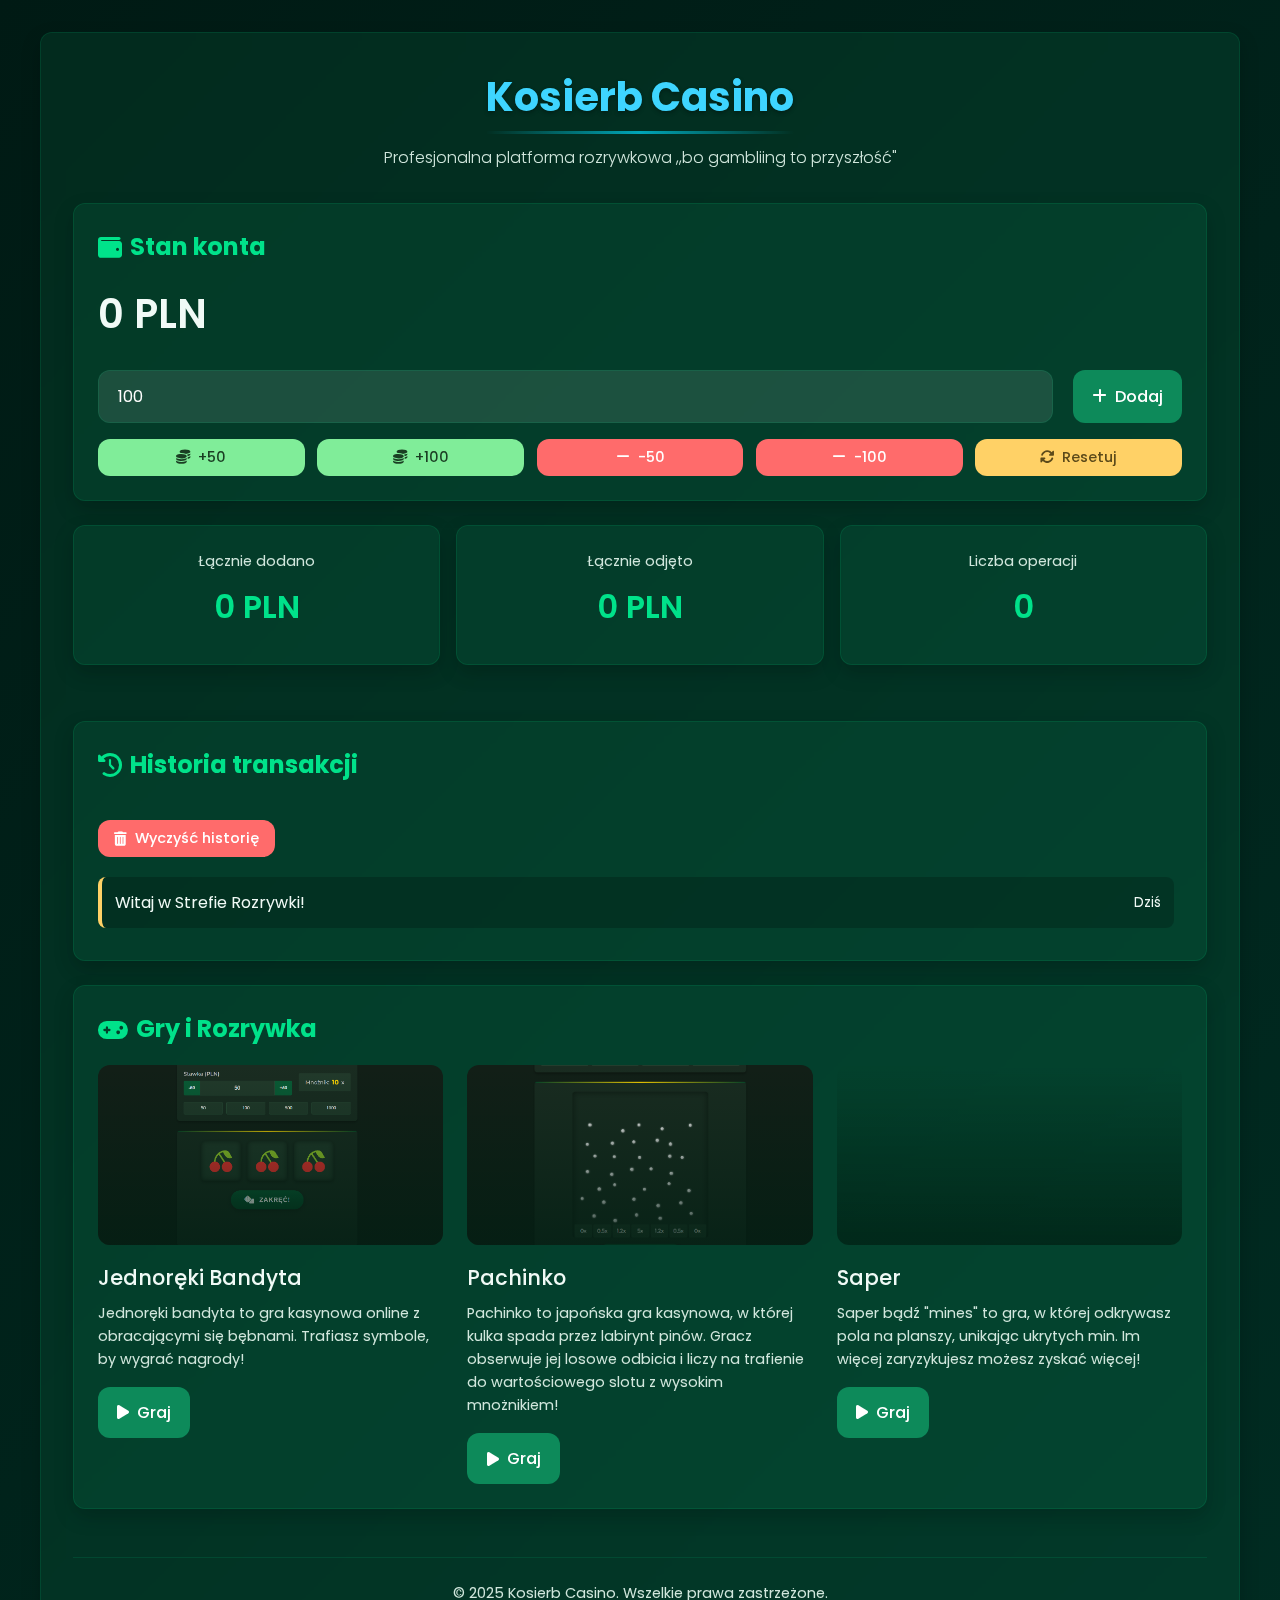
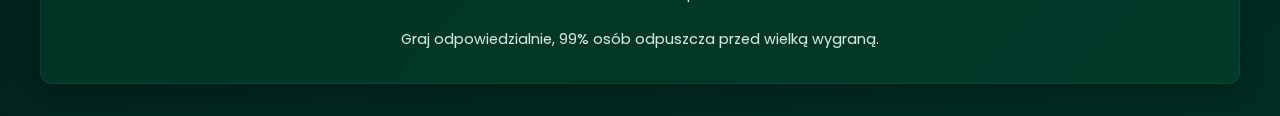
<file: index.html>
<!DOCTYPE html>
<html lang="pl">
<head>
  <meta charset="UTF-8" />
  <meta name="viewport" content="width=device-width, initial-scale=1.0" />
  <title>Strefa Rozrywki Kosierb</title>
  <link rel="stylesheet" href="https://cdnjs.cloudflare.com/ajax/libs/font-awesome/6.4.0/css/all.min.css" />
  <link href="https://fonts.googleapis.com/css2?family=Poppins:wght@300;400;500;600;700&display=swap" rel="stylesheet">
  <link rel="stylesheet" href="style/index.css"/>
</head>
<body>
  <div class="container">
    <header>
      <div class="logo">Kosierb Casino</div>
      <div class="subtitle">Profesjonalna platforma rozrywkowa ,,bo gambliing to przyszłość"</div>
    </header>

    <div class="card">
      <h2 class="card-title"><i class="fas fa-wallet"></i> Stan konta</h2>
      <div class="balance-value"><span id="balance">0</span> PLN</div>
      
      <div class="balance-controls">
        <div class="input-group">
          <input type="number" id="adjustValue" value="100" min="0" placeholder="Wprowadź kwotę">
          <button style="margin-left: 20px;" class="btn-primary" onclick="adjustBalance()"><i class="fas fa-plus"></i> Dodaj</button>
        </div>
      </div>

      <div class="quick-actions">
        <button class="btn-success btn-sm" onclick="addQuickBalance(50)"><i class="fas fa-coins"></i> +50</button>
        <button class="btn-success btn-sm" onclick="addQuickBalance(100)"><i class="fas fa-coins"></i> +100</button>
        <button class="btn-danger btn-sm" onclick="subtractQuickBalance(50)"><i class="fas fa-minus"></i> -50</button>
        <button class="btn-danger btn-sm" onclick="subtractQuickBalance(100)"><i class="fas fa-minus"></i> -100</button>
        <button class="btn-warning btn-sm" onclick="resetBalance()"><i class="fas fa-sync-alt"></i> Resetuj</button>
      </div>
    </div>

    <div class="stats-grid">
      <div class="card stat-card">
        <div class="stat-label">Łącznie dodano</div>
        <div class="stat-value"><span id="totalAdded">0</span> PLN</div>
      </div>
      <div class="card stat-card">
        <div class="stat-label">Łącznie odjęto</div>
        <div class="stat-value"><span id="totalSubtracted">0</span> PLN</div>
      </div>
      <div class="card stat-card">
        <div class="stat-label">Liczba operacji</div>
        <div class="stat-value"><span id="totalActions">0</span></div>
      </div>
    </div>

    <div class="card">
      <h2 class="card-title"><i class="fas fa-history"></i> Historia transakcji</h2>
      <div class="transaction-log" id="transactions">
        <button style="margin-top: 20px; margin-bottom: 20px;" class="btn-danger btn-sm" onclick="clearTransactions()"><i class="fas fa-trash-alt"></i> Wyczyść historię</button>
        <div class="transaction-item transaction-neutral">
          <span>Witaj w Strefie Rozrywki!</span>
          <small>Dziś</small>
        </div>
      </div>
    </div>

    <div class="card">
      <h2 class="card-title"><i class="fas fa-gamepad"></i> Gry i Rozrywka</h2>
      <div class="games-grid">
        <div class="game-card">
          <div class="game-image" style="background-image: url('obrazy/game1.png');"></div>
            <h3 class="game-title">Jednoręki Bandyta</h3>
            <p class="game-description">Jednoręki bandyta to gra kasynowa online z obracającymi się bębnami. Trafiasz symbole, by wygrać nagrody!</p>
            <a href="slots.html"><button class="btn-primary"><i class="fas fa-play"></i> Graj</button></a>
        </div>
        <div class="game-card">
          <div class="game-image" style="background-image: url('obrazy/game2.png');"></div>
            <h3 class="game-title">Pachinko</h3>
            <p class="game-description">Pachinko to japońska gra kasynowa, w której kulka spada przez labirynt pinów. Gracz obserwuje jej losowe odbicia i liczy na trafienie do wartościowego slotu z wysokim mnożnikiem!</p>
            <a href="pachinko.html"><button class="btn-primary"><i class="fas fa-play"></i> Graj</button></a>
        </div>
        <div class="game-card">
            <div class="game-image" style="background-image: url('https://source.unsplash.com/600x400/?slot,machine')"></div>
            <h3 class="game-title">Saper</h3>
            <p class="game-description">Saper bądź "mines" to gra, w której odkrywasz pola na planszy, unikając ukrytych min. Im więcej zaryzykujesz możesz zyskać więcej!</p>
            <a href="saper.html"><button class="btn-primary"><i class="fas fa-play"></i> Graj</button></a>
        </div>
      </div>
    </div>

    <footer>
      <p>© 2025 Kosierb Casino. Wszelkie prawa zastrzeżone.</p>
      <br>
      <p>Graj odpowiedzialnie, 99% osób odpuszcza przed wielką wygraną.</p>
    </footer>
  </div>

  <div class="notification" id="notification">
    Operacja wykonana pomyślnie!
  </div>

  <script>
    let balance = parseInt(localStorage.getItem("balance")) || 0;
    let totalAdded = parseInt(localStorage.getItem("totalAdded")) || 0;
    let totalSubtracted = parseInt(localStorage.getItem("totalSubtracted")) || 0;
    let totalActions = parseInt(localStorage.getItem("totalActions")) || 0;

    const balanceDisplay = document.getElementById("balance");
    const addedDisplay = document.getElementById("totalAdded");
    const subtractedDisplay = document.getElementById("totalSubtracted");
    const actionsDisplay = document.getElementById("totalActions");
    const transactionLog = document.getElementById("transactions");
    const notification = document.getElementById("notification");

    function saveToLocalStorage() {
      localStorage.setItem("balance", balance);
      localStorage.setItem("totalAdded", totalAdded);
      localStorage.setItem("totalSubtracted", totalSubtracted);
      localStorage.setItem("totalActions", totalActions);
    }

    function showNotification(message) {
      notification.textContent = message;
      notification.classList.add("show");
      setTimeout(() => {
        notification.classList.remove("show");
      }, 3000);
    }

    function addTransaction(type, amount, message) {
      const now = new Date();
      const timeString = now.toLocaleTimeString();
      const dateString = now.toLocaleDateString();

      const transactionItem = document.createElement("div");
      transactionItem.className = `transaction-item transaction-${type} fade-in`;

      transactionItem.innerHTML = `
        <span>${message}</span>
        <small>${timeString}, ${dateString}</small>
      `;

      transactionLog.insertBefore(transactionItem, transactionLog.firstChild);

      if (transactionLog.children.length > 10) {
        transactionLog.removeChild(transactionLog.lastChild);
      }
    }

    function updateDisplays() {
      balanceDisplay.textContent = balance;
      addedDisplay.textContent = totalAdded;
      subtractedDisplay.textContent = totalSubtracted;
      actionsDisplay.textContent = totalActions;
    }
    loadTransactions();


    function adjustBalance() {
      const val = parseInt(document.getElementById("adjustValue").value);
      if (!isNaN(val) && val > 0) {
        balance += val;
        totalAdded += val;
        totalActions++;
        addTransaction("positive", val, `Wpłata: +${val} PLN`);
        saveTransactions();
        updateDisplays();
        saveToLocalStorage();
        showNotification(`Dodano ${val} PLN do salda`);
      } else {
        showNotification("Wprowadź poprawną kwotę");
      }
    }

    function addQuickBalance(val) {
      balance += val;
      totalAdded += val;
      totalActions++;
      addTransaction("positive", val, `Szybka wpłata: +${val} PLN`);
      saveTransactions();
      updateDisplays();
      saveToLocalStorage();
      showNotification(`Dodano ${val} PLN do salda`);
    }

    function subtractQuickBalance(val) {
      if (balance >= val) {
        balance -= val;
        totalSubtracted += val;
        totalActions++;
        addTransaction("negative", val, `Wypłata: -${val} PLN`);
        saveTransactions();
        updateDisplays();
        saveToLocalStorage();
        showNotification(`Odjęto ${val} PLN od salda`);
      } else {
        showNotification("Niewystarczające środki");
      }
    }
    function saveTransactions() {
  const logs = Array.from(transactionLog.children).map(item => item.innerHTML);
  localStorage.setItem("transactionLogs", JSON.stringify(logs));
}

function loadTransactions() {
  const logs = JSON.parse(localStorage.getItem("transactionLogs") || "[]");
  logs.forEach(html => {
    const div = document.createElement("div");
    div.className = "transaction-item fade-in"; // Klasa bez koloru (bo już w HTML)
    div.innerHTML = html;
    transactionLog.appendChild(div);
  });
}

function clearTransactions() {
  transactionLog.innerHTML = "";
  localStorage.removeItem("transactionLogs");
  showNotification("Historia transakcji wyczyszczona");
}


function resetBalance() {
  balance = 0;
  totalAdded = 0;
  totalSubtracted = 0;
  totalActions++;
  addTransaction("neutral", 0, "Zresetowano saldo");
  updateDisplays();
  saveToLocalStorage();
  saveTransactions();
  showNotification("Saldo zostało zresetowane");
}


    updateDisplays();

    document.getElementById("adjustValue").addEventListener("keypress", function(e) {
      if (e.key === "Enter") {
        adjustBalance();
      }
    });
    setInterval(() => {
  location.reload();
}, 15000); // 15000 ms = 15 sekund

  </script>
</body>
</html>
</file>
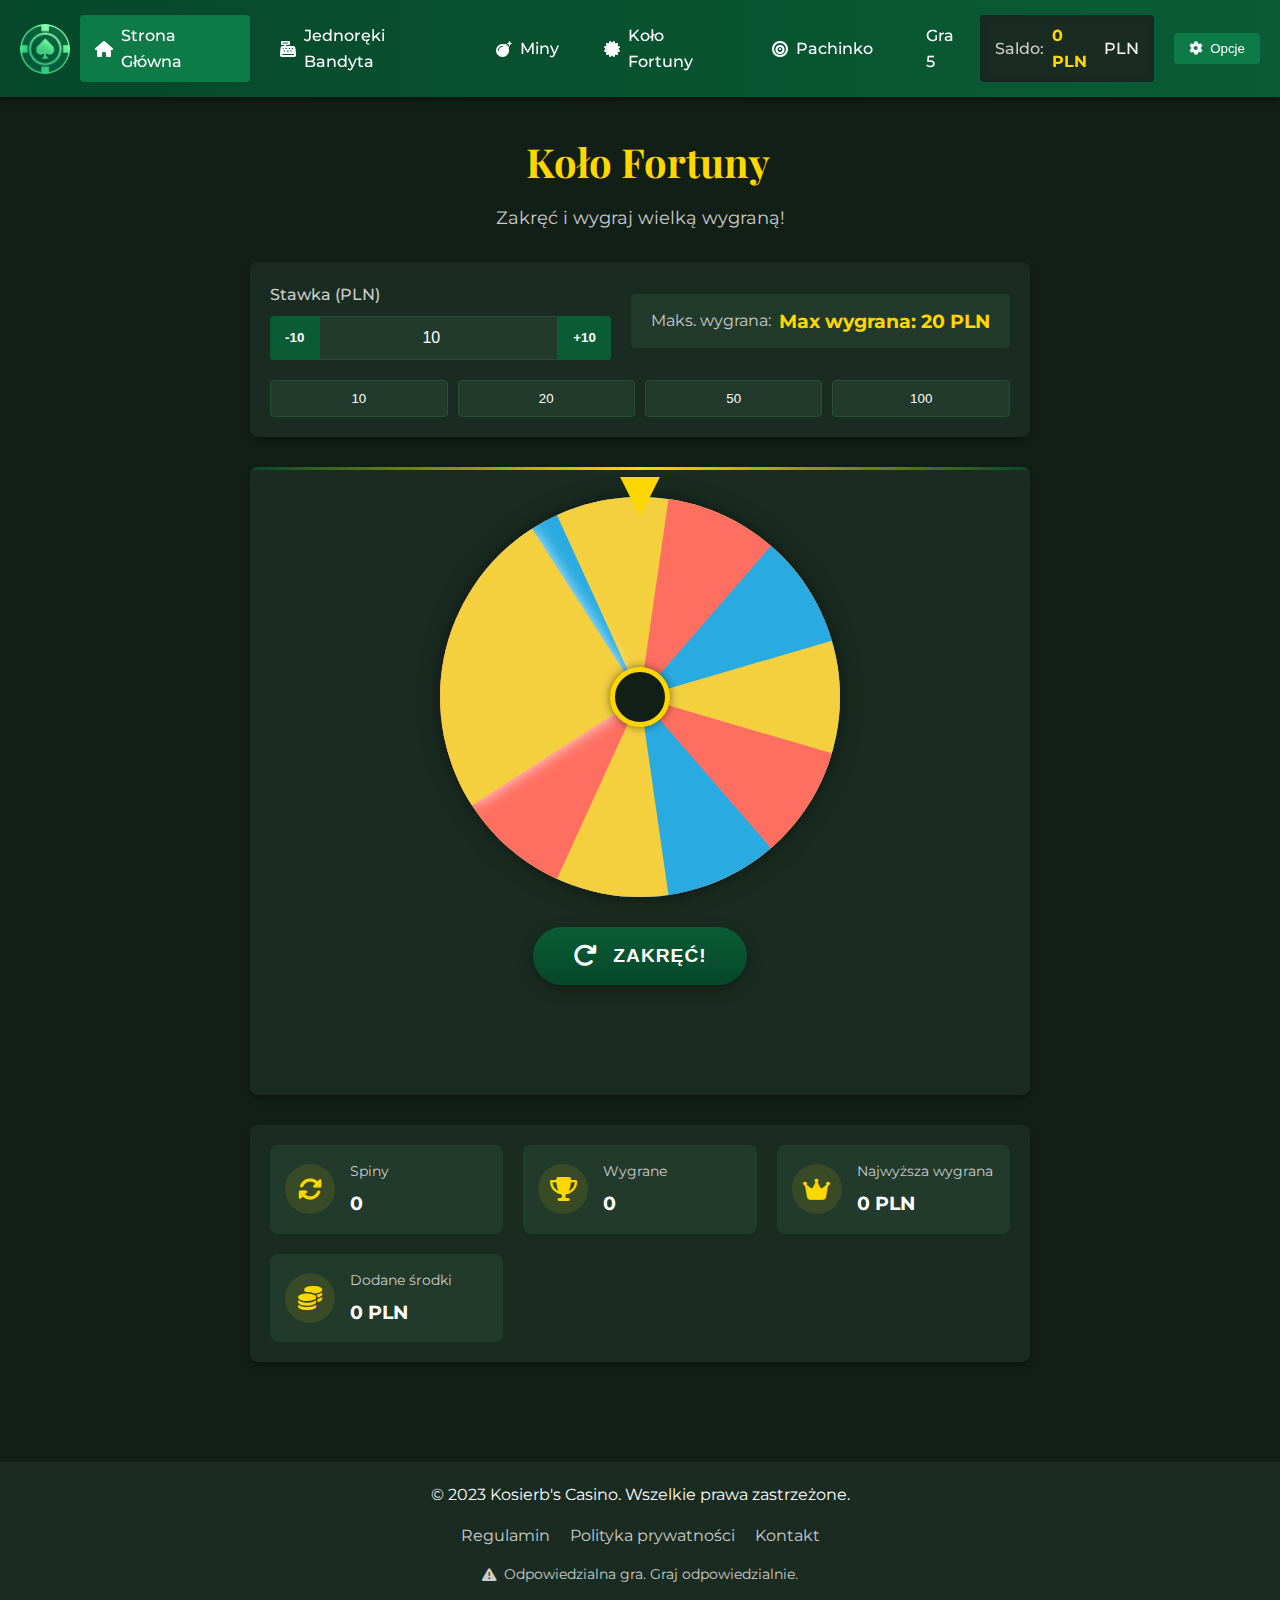
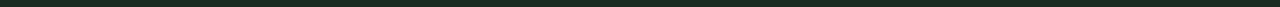
<file: fortuna.html>
<!DOCTYPE html>
<html lang="pl">
<head>
    <meta charset="UTF-8" />
    <meta name="viewport" content="width=device-width, initial-scale=1.0" />
    <title>Kosierb's Casino - Koło Fortuny</title>
    <link rel="stylesheet" href="https://cdnjs.cloudflare.com/ajax/libs/font-awesome/6.4.0/css/all.min.css" />
    <link rel="preconnect" href="https://fonts.googleapis.com">
    <link rel="preconnect" href="https://fonts.gstatic.com" crossorigin>
    <link href="https://fonts.googleapis.com/css2?family=Montserrat:wght@400;500;600;700&family=Playfair+Display:wght@700&display=swap" rel="stylesheet">
    <link rel="stylesheet" href="style/fortuna.css" />
    <audio id="spinSound" src="dzwieki/spin.mp3" preload="auto"></audio>
    <audio id="winSound" src="dzwieki/win.mp3" preload="auto"></audio>
    <audio id="jackpotSound" src="dzwieki/jackpot.mp3" preload="auto"></audio>
</head>
<body>
    <nav class="navbar">
        <div class="navbar-container">
            <div class="logo">
                <img src="/obrazy/logo.png" alt="Kosierb's Casino Logo" class="logo-img" />
            </div>

            <div class="nav-links">
                <a href="index.html" class="nav-link active"><i class="fas fa-home"></i> Strona Główna</a>
                <a href="slots.html" class="nav-link"><i class="fa-solid fa-cash-register"></i> Jednoręki Bandyta</a>
                <a href="saper.html" class="nav-link"><i class="fa-solid fa-bomb"></i> Miny</a>
                <a href="fortuna.html" class="nav-link"><i class="fa-solid fa-certificate"></i> Koło Fortuny</a>
                <a href="pachinko.html" class="nav-link"><i class="fa-solid fa-bullseye"></i> Pachinko</a>
                <a href="game5.html" class="nav-link"><i class="fas fa-poker"></i> Gra 5</a>
            </div>

            <div class="nav-controls">
                <div class="balance">
                    <span class="balance-label">Saldo:</span>
                    <span class="balance-amount" id="balance">1,000.00</span>
                    <span class="balance-currency">PLN</span>
                </div>

                <div class="dropdown">
                    <button class="dropdown-btn"><i class="fas fa-cog"></i> Opcje</button>
                    <div class="dropdown-content">
                        <button id="soundButton" onclick="toggleSound()">
                            <i class="fas fa-volume-up"></i> Dźwięk: WŁ
                        </button>
                        <button id="resetButton" onclick="resetGame()">
                            <i class="fas fa-redo"></i> Reset
                        </button>
                        <button id="helpModal">
                            <i class="fas fa-question-circle"></i> Pomoc
                        </button>
                    </div>
                </div>
            </div>

            <button class="mobile-menu-btn">
                <i class="fas fa-bars"></i>
            </button>
        </div>
    </nav>

    <div class="container">
        <header class="game-header">
            <h1><i class="fas fa-wheel"></i> Koło Fortuny</h1>
            <p class="game-subtitle">Zakręć i wygraj wielką wygraną!</p>
        </header>

        <div class="game-controls">
            <div class="bet-controls">
                <div class="bet-amount">
                    <label for="betInput" class="control-label">Stawka (PLN)</label>
                    <div class="input-group">
                        <button class="bet-step" onclick="changeBet(-10)">-10</button>
                        <input id="betInput" type="number" value="50" min="10" step="10" />
                        <button class="bet-step" onclick="changeBet(10)">+10</button>
                    </div>
                </div>

                <div class="multiplier-display">
                    <span class="multiplier-label">Maks. wygrana:</span>
                    <span class="multiplier-value" id="multiplierValue">2,000 PLN</span>
                </div>
            </div>

            <div class="quick-bets">
                <button class="quick-bet" onclick="setBet(10)">10</button>
                <button class="quick-bet" onclick="setBet(20)">20</button>
                <button class="quick-bet" onclick="setBet(50)">50</button>
                <button class="quick-bet" onclick="setBet(100)">100</button>
            </div>
        </div>

        <div class="game-area">
            <div class="wheel-container">
                <div class="wheel" id="wheel">
                    </div>
                <div class="wheel-center"></div>
                <div class="wheel-pointer"></div>
            </div>

            <button id="spinButton" class="spin-btn">
                <span class="spin-icon"><i class="fas fa-redo"></i></span>
                <span class="spin-text">ZAKRĘĆ!</span>
            </button>

            <div class="result-container">
                <div class="result" id="result"></div>
                <div class="last-win" id="lastWin"></div>
            </div>
        </div>

        <div class="game-stats">
            <div class="stats-container">
                <div class="stat-item">
                    <div class="stat-icon"><i class="fas fa-sync-alt"></i></div>
                    <div class="stat-info">
                        <div class="stat-label">Spiny</div>
                        <div class="stat-value" id="totalSpins">0</div>
                    </div>
                </div>

                <div class="stat-item">
                    <div class="stat-icon"><i class="fas fa-trophy"></i></div>
                    <div class="stat-info">
                        <div class="stat-label">Wygrane</div>
                        <div class="stat-value" id="totalWins">0</div>
                    </div>
                </div>

                <div class="stat-item">
                    <div class="stat-icon"><i class="fas fa-crown"></i></div>
                    <div class="stat-info">
                        <div class="stat-label">Najwyższa wygrana</div>
                        <div class="stat-value" id="highestWin">0 PLN</div>
                    </div>
                </div>

                <div class="stat-item">
                    <div class="stat-icon"><i class="fas fa-coins"></i></div>
                    <div class="stat-info">
                        <div class="stat-label">Dodane środki</div>
                        <div class="stat-value" id="totalAdded">0 PLN</div>
                    </div>
                </div>
            </div>
        </div>
    </div>

    <footer class="game-footer">
        <div class="footer-content">
            <p>© 2023 Kosierb's Casino. Wszelkie prawa zastrzeżone.</p>
            <div class="footer-links">
                <a href="#">Regulamin</a>
                <a href="#">Polityka prywatności</a>
                <a href="#">Kontakt</a>
            </div>
        </div>
        <div class="responsible-gambling">
            <i class="fas fa-exclamation-triangle"></i>
            <span>Odpowiedzialna gra. Graj odpowiedzialnie.</span>
        </div>
    </footer>

    <script src="skrypty/fortuna.js"></script>
</body>
</html>
</file>
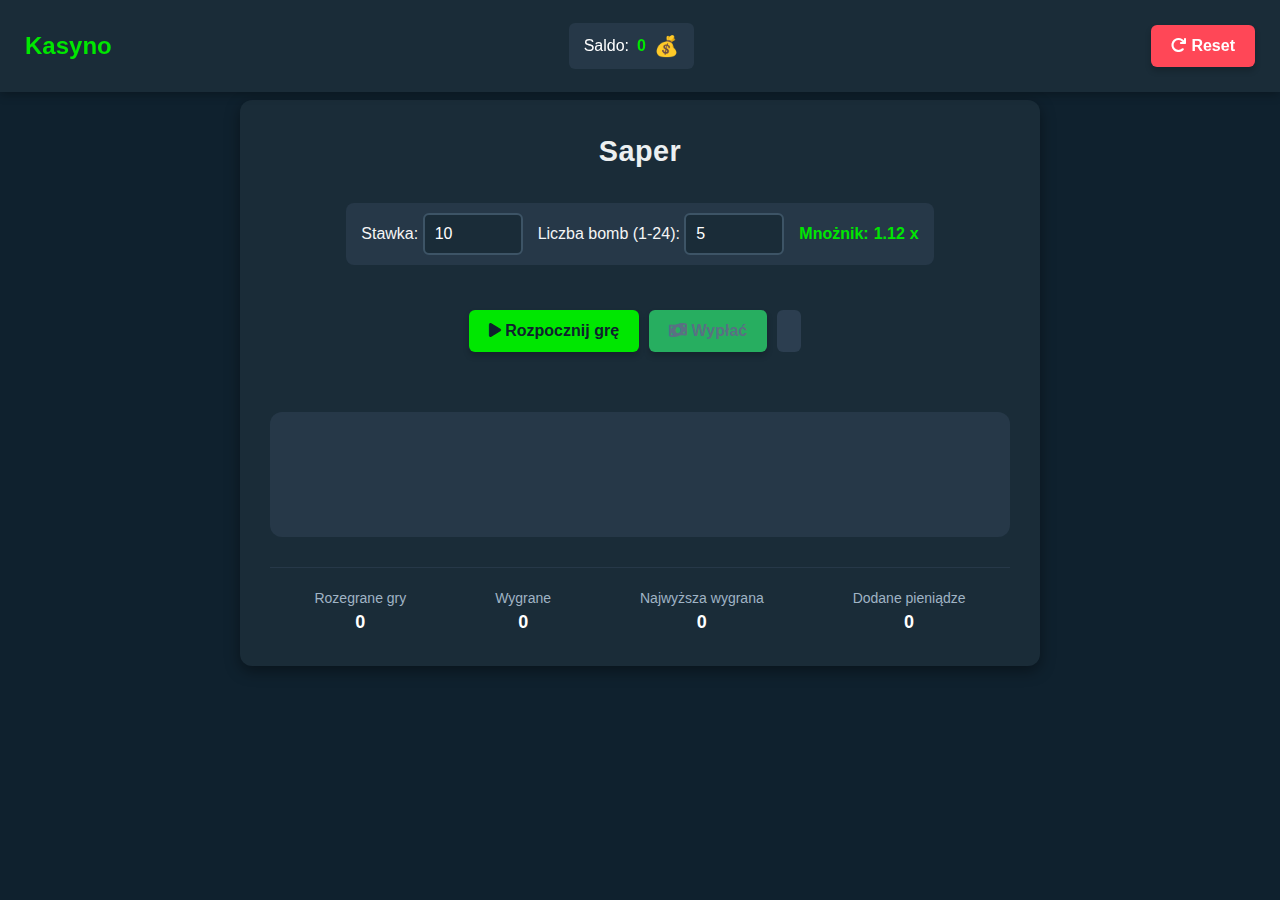
<file: saper.html>
<!DOCTYPE html>
<html lang="pl">
<head>
  <meta charset="UTF-8" />
  <meta name="viewport" content="width=device-width, initial-scale=1.0" />
  <title>Kosierb's Casino - Saper</title>
  <link rel="stylesheet" href="https://cdnjs.cloudflare.com/ajax/libs/font-awesome/6.4.0/css/all.min.css" />
  <link rel="stylesheet" href="style/saper.css" />
</head>
<body>
  <!-- Navbar -->
  <div class="navbar">
    <div class="logo">Kasyno</div>
    <div class="balance">
      <span>Saldo:</span>
      <span class="amount" id="balance">1000</span>
      <span class="currency">💰</span>
    </div>
    <button id="resetButton" onclick="resetGame()">
        <i class="fas fa-redo"></i> Reset
    </button>
  </div>

  <div class="container">
    <h1>Saper</h1>
    
    <div class="controls">
      <!-- Ustawienia stawki i bomb -->
      <div class="bet-setting">
        <label>Stawka: 
          <input id="betInput" type="number" value="10" min="1" />
        </label>
        <label>Liczba bomb (1-24): 
          <input id="bombsInput" type="number" value="5" min="1" max="24" />
        </label>
        <div class="multiplier">
          <span>Mnożnik:</span>
          <span id="multiplierValue">1.00</span>x
        </div>
      </div>

      <!-- Przyciski kontrolne -->
      <div class="game-controls">
        <button id="startButton" onclick="startGame()">
          <i class="fas fa-play"></i> Rozpocznij grę
        </button>
        <button id="cashoutButton" onclick="cashOut()" disabled>
          <i class="fas fa-money-bill-wave"></i> Wypłać
        </button>
      </div>
    </div>

    <div class="game-area">
      <!-- Plansza do gry -->
      <div id="board" class="board"></div>
      <div class="result" id="result"></div>
    </div>

    <!-- Statystyki -->
    <div class="stats">
      <div class="stat-item">
        <div class="stat-label">Rozegrane gry</div>
        <div class="stat-value" id="totalGames">0</div>
      </div>
      <div class="stat-item">
        <div class="stat-label">Wygrane</div>
        <div class="stat-value" id="totalWins">0</div>
      </div>
      <div class="stat-item">
        <div class="stat-label">Najwyższa wygrana</div>
        <div class="stat-value" id="highestWin">0</div>
      </div>
      <div class="stat-item">
        <div class="stat-label">Dodane pieniądze</div>
        <div class="stat-value" id="totalAdded">0</div>
      </div>
    </div>
  </div>

  <script src="skrypty/saper.js"></script>
</body>
</html>
</file>
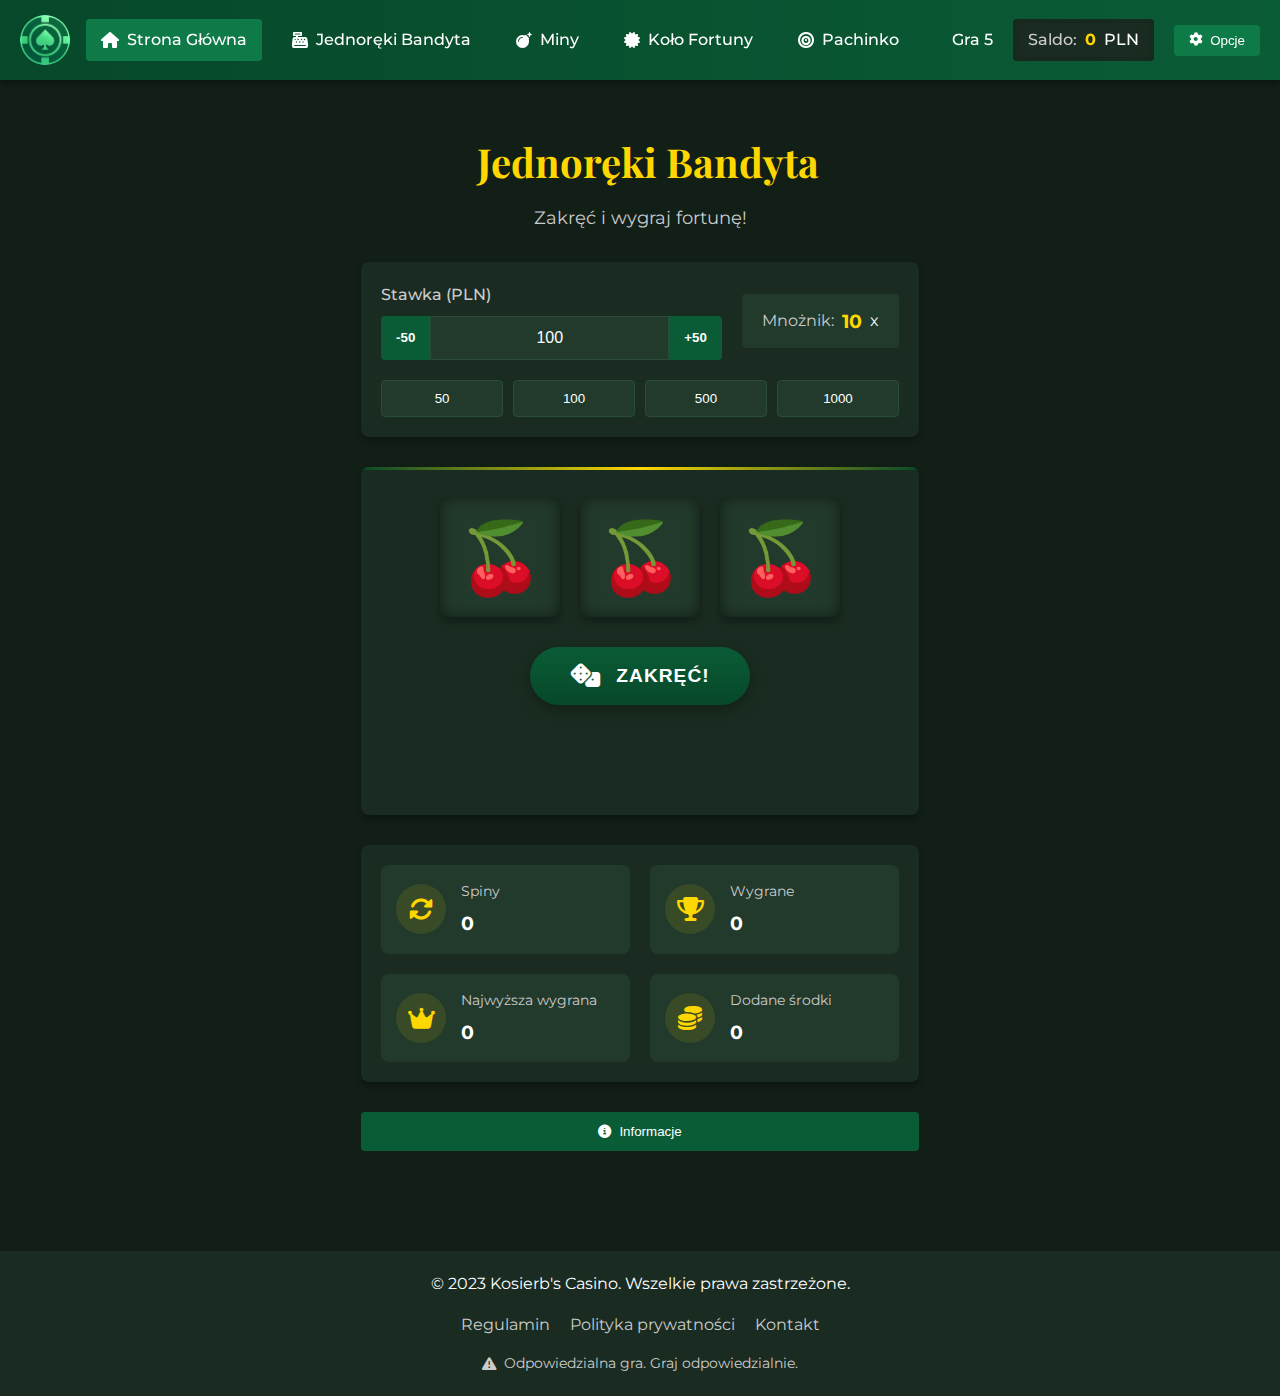
<file: slots.html>
<!DOCTYPE html>
<html lang="pl">
<head>
  <meta charset="UTF-8" />
  <meta name="viewport" content="width=device-width, initial-scale=1.0" />
  <title>Kosierb's Casino - Jednoręki Bandyta</title>
  <link rel="stylesheet" href="https://cdnjs.cloudflare.com/ajax/libs/font-awesome/6.4.0/css/all.min.css" />
  <link rel="preconnect" href="https://fonts.googleapis.com">
  <link rel="preconnect" href="https://fonts.gstatic.com" crossorigin>
  <link href="https://fonts.googleapis.com/css2?family=Montserrat:wght@400;500;600;700&family=Playfair+Display:wght@700&display=swap" rel="stylesheet">
  <link rel="stylesheet" href="style/slots.css" />
  <!-- DŹWIĘKI -->
  <audio id="spinSound" src="dzwieki/spin.mp3" preload="auto"></audio>
  <audio id="winSound" src="dzwieki/win.mp3" preload="auto"></audio>
  <audio id="jackpotSound" src="dzwieki/jackpot.mp3" preload="auto"></audio>
</head>
<body>
  <!-- Navbar -->
  <nav class="navbar">
    <div class="navbar-container">
      <div class="logo">
        <img src="/obrazy/logo.png" alt="Kosierb's Casino Logo" class="logo-img" />
      </div>
      
      <div class="nav-links">
        <a href="index.html" class="nav-link active"><i class="fas fa-home"></i> Strona Główna</a>
        <a href="slots.html" class="nav-link"><i class="fa-solid fa-cash-register"></i> Jednoręki Bandyta</a>
        <a href="saper.html" class="nav-link"><i class="fa-solid fa-bomb"></i> Miny</a>
        <a href="fortuna.html" class="nav-link"><i class="fa-solid fa-certificate"></i> Koło Fortuny</a>
        <a href="pachinko.html" class="nav-link"><i class="fa-solid fa-bullseye"></i> Pachinko</a>
        <a href="game5.html" class="nav-link"><i class="fas fa-poker"></i> Gra 5</a>
      </div>
      
      <div class="nav-controls">
        <div class="balance">
          <span class="balance-label">Saldo:</span>
          <span class="balance-amount" id="balance">0</span>
          <span class="balance-currency">PLN</span>
        </div>
        
        <div class="dropdown">
          <button class="dropdown-btn"><i class="fas fa-cog"></i> Opcje</button>
          <div class="dropdown-content">
            <button id="soundButton" onclick="toggleSound()">
              <i class="fas fa-volume-up"></i> Dźwięk: WŁ
            </button>
            <button id="resetButton" onclick="resetGame()">
              <i class="fas fa-redo"></i> Reset
            </button>
            <button id="helpButton">
              <i class="fas fa-question-circle"></i> Pomoc
            </button>
          </div>
        </div>
      </div>
      
      <button class="mobile-menu-btn">
        <i class="fas fa-bars"></i>
      </button>
    </div>
  </nav>

  <div class="container">
    <header class="game-header">
      <h1><i class="fas fa-slot-machine"></i> Jednoręki Bandyta</h1>
      <p class="game-subtitle">Zakręć i wygraj fortunę!</p>
    </header>
    
    <div class="game-controls">
      <div class="bet-controls">
        <div class="bet-amount">
          <label for="betInput" class="control-label">Stawka (PLN)</label>
          <div class="input-group">
            <button class="bet-step" onclick="changeBet(-50)">-50</button>
            <input id="betInput" type="number" value="100" min="10" step="10" />
            <button class="bet-step" onclick="changeBet(50)">+50</button>
          </div>
        </div>
        
        <div class="multiplier-display">
          <span class="multiplier-label">Mnożnik:</span>
          <span class="multiplier-value" id="multiplierValue">10</span>x
        </div>
      </div>
      
      <div class="quick-bets">
        <button class="quick-bet" onclick="setBet(50)">50</button>
        <button class="quick-bet" onclick="setBet(100)">100</button>
        <button class="quick-bet" onclick="setBet(500)">500</button>
        <button class="quick-bet" onclick="setBet(1000)">1000</button>
      </div>
    </div>

    <div class="game-area">
      <div class="slots-container">
        <div class="slots">
          <div class="slot" id="slot1">🍒</div>
          <div class="slot" id="slot2">🍒</div>
          <div class="slot" id="slot3">🍒</div>
        </div>
        <div class="payline"></div>
      </div>
      
      <button id="spinButton" class="spin-btn">
        <span class="spin-icon"><i class="fas fa-dice"></i></span>
        <span class="spin-text">ZAKRĘĆ!</span>
      </button>
      
      <div class="result-container">
        <div class="result" id="result"></div>
        <div class="last-win" id="lastWin"></div>
      </div>
    </div>

    <div class="game-stats">
      <div class="stats-container">
        <div class="stat-item">
          <div class="stat-icon"><i class="fas fa-sync-alt"></i></div>
          <div class="stat-info">
            <div class="stat-label">Spiny</div>
            <div class="stat-value" id="totalSpins">0</div>
          </div>
        </div>
        
        <div class="stat-item">
          <div class="stat-icon"><i class="fas fa-trophy"></i></div>
          <div class="stat-info">
            <div class="stat-label">Wygrane</div>
            <div class="stat-value" id="totalWins">0</div>
          </div>
        </div>
        
        <div class="stat-item">
          <div class="stat-icon"><i class="fas fa-crown"></i></div>
          <div class="stat-info">
            <div class="stat-label">Najwyższa wygrana</div>
            <div class="stat-value" id="highestWin">0 PLN</div>
          </div>
        </div>
        
        <div class="stat-item">
          <div class="stat-icon"><i class="fas fa-coins"></i></div>
          <div class="stat-info">
            <div class="stat-label">Dodane środki</div>
            <div class="stat-value" id="totalAdded">0 PLN</div>
          </div>
        </div>
      </div>
    </div>
    
    <div class="game-info">
      <button class="info-btn active"><i class="fas fa-info-circle"></i> Informacje</button>
    </div>
  </div>

  <footer class="game-footer">
    <div class="footer-content">
      <p>© 2023 Kosierb's Casino. Wszelkie prawa zastrzeżone.</p>
      <div class="footer-links">
        <a href="#">Regulamin</a>
        <a href="#">Polityka prywatności</a>
        <a href="#">Kontakt</a>
      </div>
    </div>
    <div class="responsible-gambling">
      <i class="fas fa-exclamation-triangle"></i>
      <span>Odpowiedzialna gra. Graj odpowiedzialnie.</span>
    </div>
  </footer>

  <!-- Modal pomocy -->
  <div class="modal" id="helpModal">
    <div class="modal-content">
      <span class="close-modal">&times;</span>
      <h2><i class="fas fa-question-circle"></i> Pomoc</h2>
      <div class="modal-body">
        <h3>Jak grać?</h3>
        <p>1. Ustaw stawkę za pomocą przycisków lub wpisując wartość</p>
        <p>2. Kliknij "ZAKRĘĆ!" aby rozpocząć grę</p>
        <p>3. Jeśli symbole się zgadzają - wygrywasz!</p>

        <h1>Mnożniki</h1>
        <ul style="margin-left: 20px;">
          <li>0 Symboli - x0</li>
          <li>1 Symbol - x0</li>
          <li>2 Symbole - x0.5</li>
          <li>3 Symbole - x10</li>
        </ul>
        <h3>Pamiętaj!</h3>
        <p>99% graczy odpuszcza przed wielką wygraną</p>
      </div>
    </div>
  </div>

  <script src="skrypty/slots.js"></script>
</body>
</html>
</file>
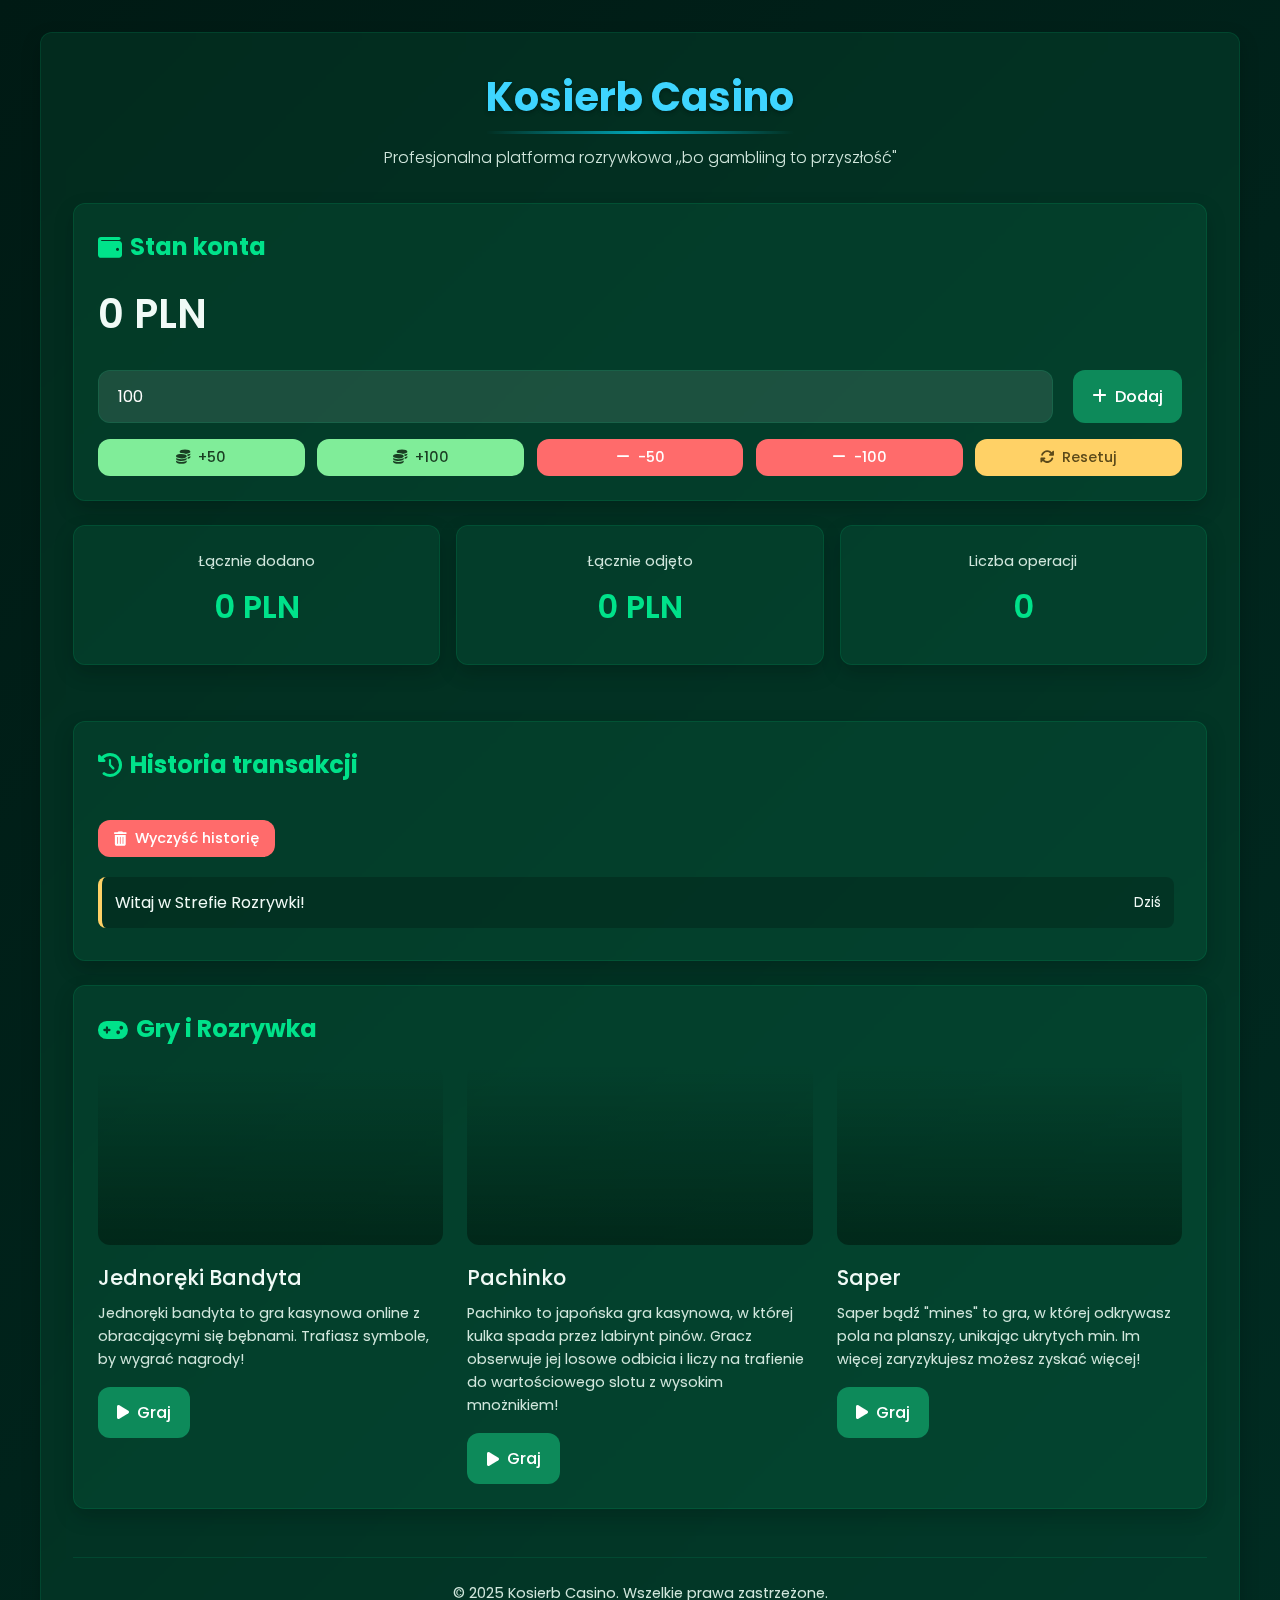
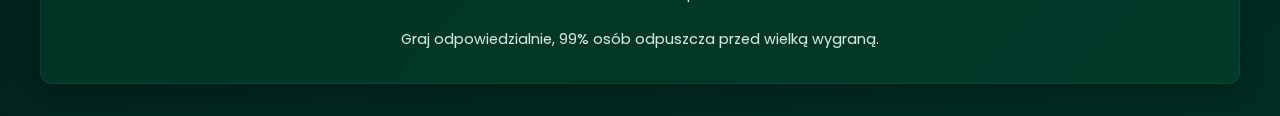
<file: test.html>
<!DOCTYPE html>
<html lang="pl">
<head>
  <meta charset="UTF-8" />
  <meta name="viewport" content="width=device-width, initial-scale=1.0" />
  <title>Strefa Rozrywki Kosierb</title>
  <link rel="stylesheet" href="https://cdnjs.cloudflare.com/ajax/libs/font-awesome/6.4.0/css/all.min.css" />
  <link href="https://fonts.googleapis.com/css2?family=Poppins:wght@300;400;500;600;700&display=swap" rel="stylesheet">
  <link rel="stylesheet" href="style/test.css"/>
</head>
<body>
  <div class="container">
    <header>
      <div class="logo">Kosierb Casino</div>
      <div class="subtitle">Profesjonalna platforma rozrywkowa ,,bo gambliing to przyszłość"</div>
    </header>

    <div class="card">
      <h2 class="card-title"><i class="fas fa-wallet"></i> Stan konta</h2>
      <div class="balance-value"><span id="balance">0</span> PLN</div>
      
      <div class="balance-controls">
        <div class="input-group">
          <input type="number" id="adjustValue" value="100" min="0" placeholder="Wprowadź kwotę">
          <button style="margin-left: 20px;" class="btn-primary" onclick="adjustBalance()"><i class="fas fa-plus"></i> Dodaj</button>
        </div>
      </div>

      <div class="quick-actions">
        <button class="btn-success btn-sm" onclick="addQuickBalance(50)"><i class="fas fa-coins"></i> +50</button>
        <button class="btn-success btn-sm" onclick="addQuickBalance(100)"><i class="fas fa-coins"></i> +100</button>
        <button class="btn-danger btn-sm" onclick="subtractQuickBalance(50)"><i class="fas fa-minus"></i> -50</button>
        <button class="btn-danger btn-sm" onclick="subtractQuickBalance(100)"><i class="fas fa-minus"></i> -100</button>
        <button class="btn-warning btn-sm" onclick="resetBalance()"><i class="fas fa-sync-alt"></i> Resetuj</button>
      </div>
    </div>

    <div class="stats-grid">
      <div class="card stat-card">
        <div class="stat-label">Łącznie dodano</div>
        <div class="stat-value"><span id="totalAdded">0</span> PLN</div>
      </div>
      <div class="card stat-card">
        <div class="stat-label">Łącznie odjęto</div>
        <div class="stat-value"><span id="totalSubtracted">0</span> PLN</div>
      </div>
      <div class="card stat-card">
        <div class="stat-label">Liczba operacji</div>
        <div class="stat-value"><span id="totalActions">0</span></div>
      </div>
    </div>

    <div class="card">
      <h2 class="card-title"><i class="fas fa-history"></i> Historia transakcji</h2>
      <div class="transaction-log" id="transactions">
        <button style="margin-top: 20px; margin-bottom: 20px;" class="btn-danger btn-sm" onclick="clearTransactions()"><i class="fas fa-trash-alt"></i> Wyczyść historię</button>
        <div class="transaction-item transaction-neutral">
          <span>Witaj w Strefie Rozrywki!</span>
          <small>Dziś</small>
        </div>
      </div>
    </div>

    <div class="card">
      <h2 class="card-title"><i class="fas fa-gamepad"></i> Gry i Rozrywka</h2>
      <div class="games-grid">
        <div class="game-card">
            <div class="game-image" style="background-image: url('https://source.unsplash.com/600x400/?casino,roulette')"></div>
            <h3 class="game-title">Jednoręki Bandyta</h3>
            <p class="game-description">Jednoręki bandyta to gra kasynowa online z obracającymi się bębnami. Trafiasz symbole, by wygrać nagrody!</p>
            <a href="https://rezonoxo.github.io/kasyno/slots.html"><button class="btn-primary"><i class="fas fa-play"></i> Graj</button></a>
        </div>
        <div class="game-card">
            <div class="game-image" style="background-image: url('https://source.unsplash.com/600x400/?cards,poker')"></div>
            <h3 class="game-title">Pachinko</h3>
            <p class="game-description">Pachinko to japońska gra kasynowa, w której kulka spada przez labirynt pinów. Gracz obserwuje jej losowe odbicia i liczy na trafienie do wartościowego slotu z wysokim mnożnikiem!</p>
            <a href="https://rezonoxo.github.io/kasyno/pachinko.html"><button class="btn-primary"><i class="fas fa-play"></i> Graj</button></a>
        </div>
        <div class="game-card">
            <div class="game-image" style="background-image: url('https://source.unsplash.com/600x400/?slot,machine')"></div>
            <h3 class="game-title">Saper</h3>
            <p class="game-description">Saper bądź "mines" to gra, w której odkrywasz pola na planszy, unikając ukrytych min. Im więcej zaryzykujesz możesz zyskać więcej!</p>
            <a href="https://rezonoxo.github.io/kasyno/saper.html"><button class="btn-primary"><i class="fas fa-play"></i> Graj</button></a>
        </div>
      </div>
    </div>

    <footer>
      <p>© 2025 Kosierb Casino. Wszelkie prawa zastrzeżone.</p>
      <br>
      <p>Graj odpowiedzialnie, 99% osób odpuszcza przed wielką wygraną.</p>
    </footer>
  </div>

  <div class="notification" id="notification">
    Operacja wykonana pomyślnie!
  </div>

  <script>
    let balance = parseInt(localStorage.getItem("balance")) || 0;
    let totalAdded = parseInt(localStorage.getItem("totalAdded")) || 0;
    let totalSubtracted = parseInt(localStorage.getItem("totalSubtracted")) || 0;
    let totalActions = parseInt(localStorage.getItem("totalActions")) || 0;

    const balanceDisplay = document.getElementById("balance");
    const addedDisplay = document.getElementById("totalAdded");
    const subtractedDisplay = document.getElementById("totalSubtracted");
    const actionsDisplay = document.getElementById("totalActions");
    const transactionLog = document.getElementById("transactions");
    const notification = document.getElementById("notification");

    function saveToLocalStorage() {
      localStorage.setItem("balance", balance);
      localStorage.setItem("totalAdded", totalAdded);
      localStorage.setItem("totalSubtracted", totalSubtracted);
      localStorage.setItem("totalActions", totalActions);
    }

    function showNotification(message) {
      notification.textContent = message;
      notification.classList.add("show");
      setTimeout(() => {
        notification.classList.remove("show");
      }, 3000);
    }

    function addTransaction(type, amount, message) {
      const now = new Date();
      const timeString = now.toLocaleTimeString();
      const dateString = now.toLocaleDateString();

      const transactionItem = document.createElement("div");
      transactionItem.className = `transaction-item transaction-${type} fade-in`;

      transactionItem.innerHTML = `
        <span>${message}</span>
        <small>${timeString}, ${dateString}</small>
      `;

      transactionLog.insertBefore(transactionItem, transactionLog.firstChild);

      if (transactionLog.children.length > 10) {
        transactionLog.removeChild(transactionLog.lastChild);
      }
    }

    function updateDisplays() {
      balanceDisplay.textContent = balance;
      addedDisplay.textContent = totalAdded;
      subtractedDisplay.textContent = totalSubtracted;
      actionsDisplay.textContent = totalActions;
    }
    loadTransactions();


    function adjustBalance() {
      const val = parseInt(document.getElementById("adjustValue").value);
      if (!isNaN(val) && val > 0) {
        balance += val;
        totalAdded += val;
        totalActions++;
        addTransaction("positive", val, `Wpłata: +${val} PLN`);
        saveTransactions();
        updateDisplays();
        saveToLocalStorage();
        showNotification(`Dodano ${val} PLN do salda`);
      } else {
        showNotification("Wprowadź poprawną kwotę");
      }
    }

    function addQuickBalance(val) {
      balance += val;
      totalAdded += val;
      totalActions++;
      addTransaction("positive", val, `Szybka wpłata: +${val} PLN`);
      saveTransactions();
      updateDisplays();
      saveToLocalStorage();
      showNotification(`Dodano ${val} PLN do salda`);
    }

    function subtractQuickBalance(val) {
      if (balance >= val) {
        balance -= val;
        totalSubtracted += val;
        totalActions++;
        addTransaction("negative", val, `Wypłata: -${val} PLN`);
        saveTransactions();
        updateDisplays();
        saveToLocalStorage();
        showNotification(`Odjęto ${val} PLN od salda`);
      } else {
        showNotification("Niewystarczające środki");
      }
    }
    function saveTransactions() {
  const logs = Array.from(transactionLog.children).map(item => item.innerHTML);
  localStorage.setItem("transactionLogs", JSON.stringify(logs));
}

function loadTransactions() {
  const logs = JSON.parse(localStorage.getItem("transactionLogs") || "[]");
  logs.forEach(html => {
    const div = document.createElement("div");
    div.className = "transaction-item fade-in"; // Klasa bez koloru (bo już w HTML)
    div.innerHTML = html;
    transactionLog.appendChild(div);
  });
}

function clearTransactions() {
  transactionLog.innerHTML = "";
  localStorage.removeItem("transactionLogs");
  showNotification("Historia transakcji wyczyszczona");
}


function resetBalance() {
  balance = 0;
  totalAdded = 0;
  totalSubtracted = 0;
  totalActions++;
  addTransaction("neutral", 0, "Zresetowano saldo");
  updateDisplays();
  saveToLocalStorage();
  saveTransactions();
  showNotification("Saldo zostało zresetowane");
}


    updateDisplays();

    document.getElementById("adjustValue").addEventListener("keypress", function(e) {
      if (e.key === "Enter") {
        adjustBalance();
      }
    });
    setInterval(() => {
  location.reload();
}, 15000); // 15000 ms = 15 sekund

  </script>
</body>
</html>
</file>
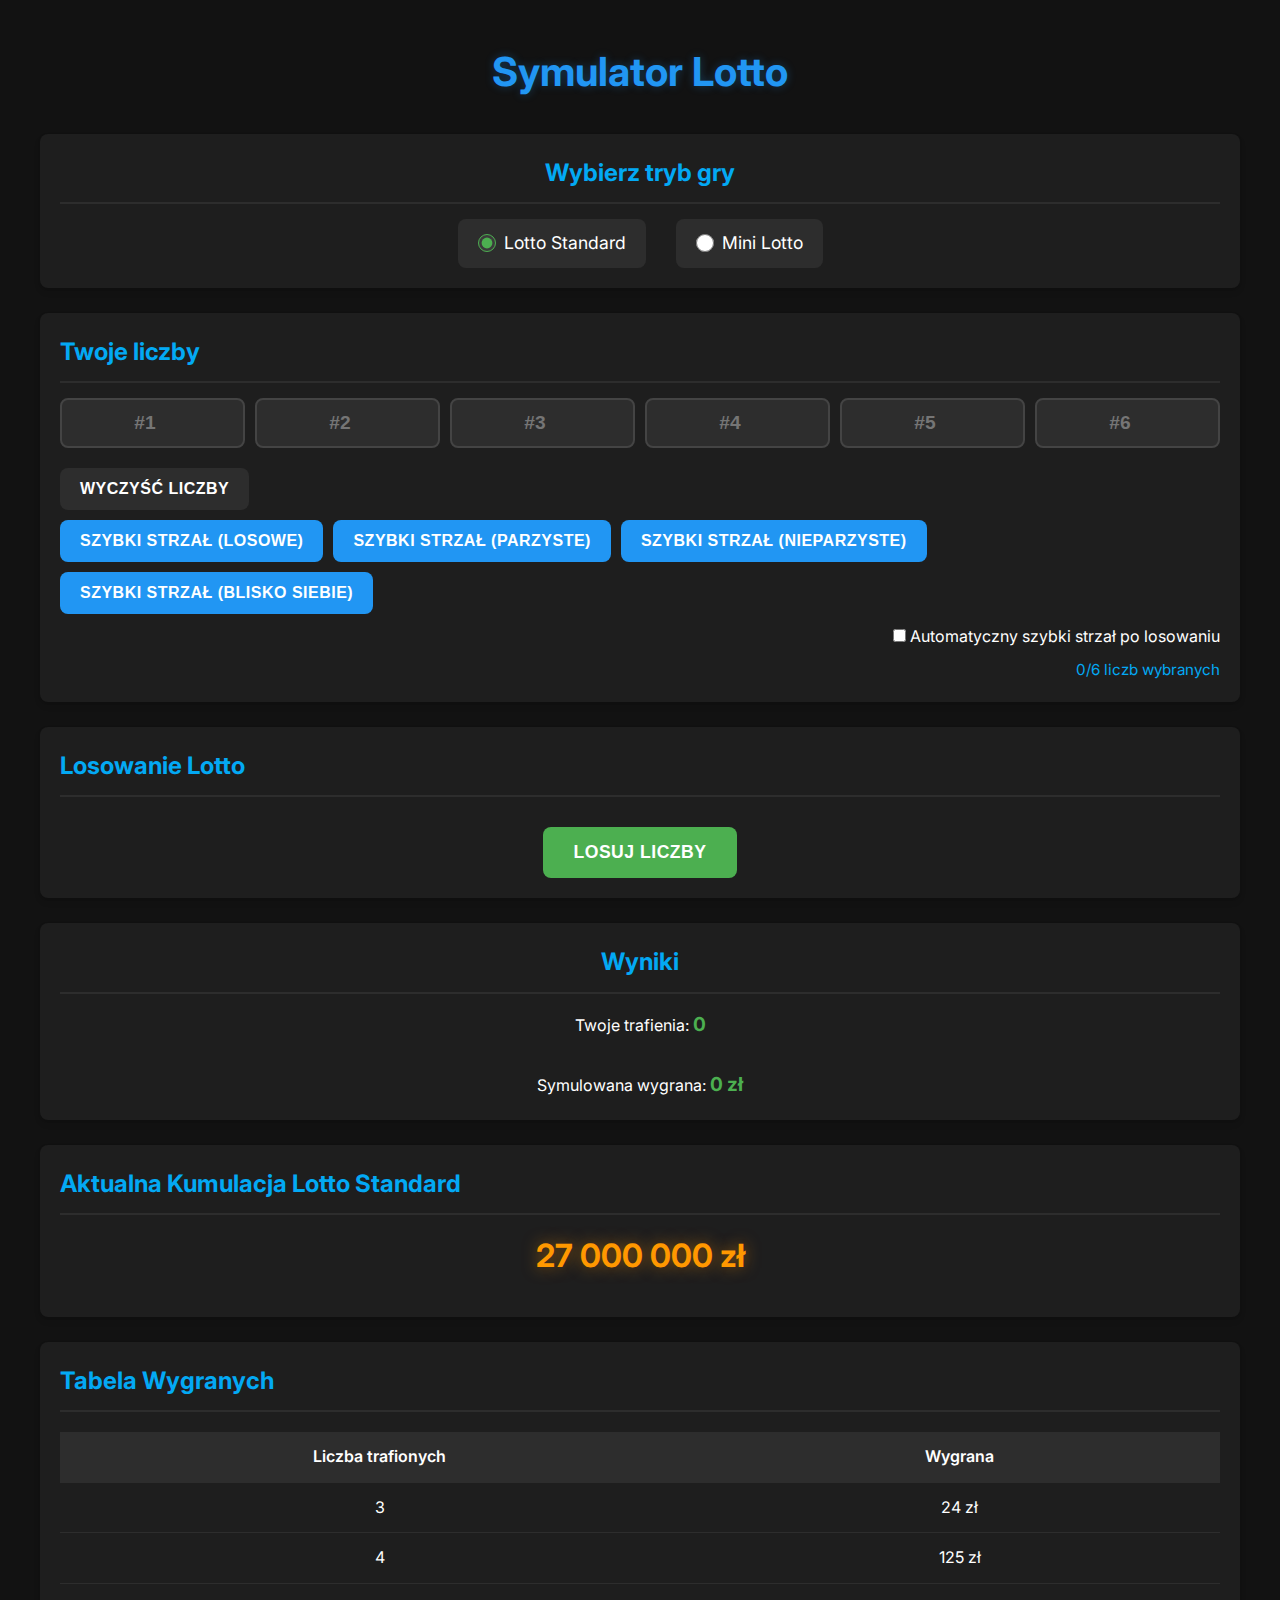
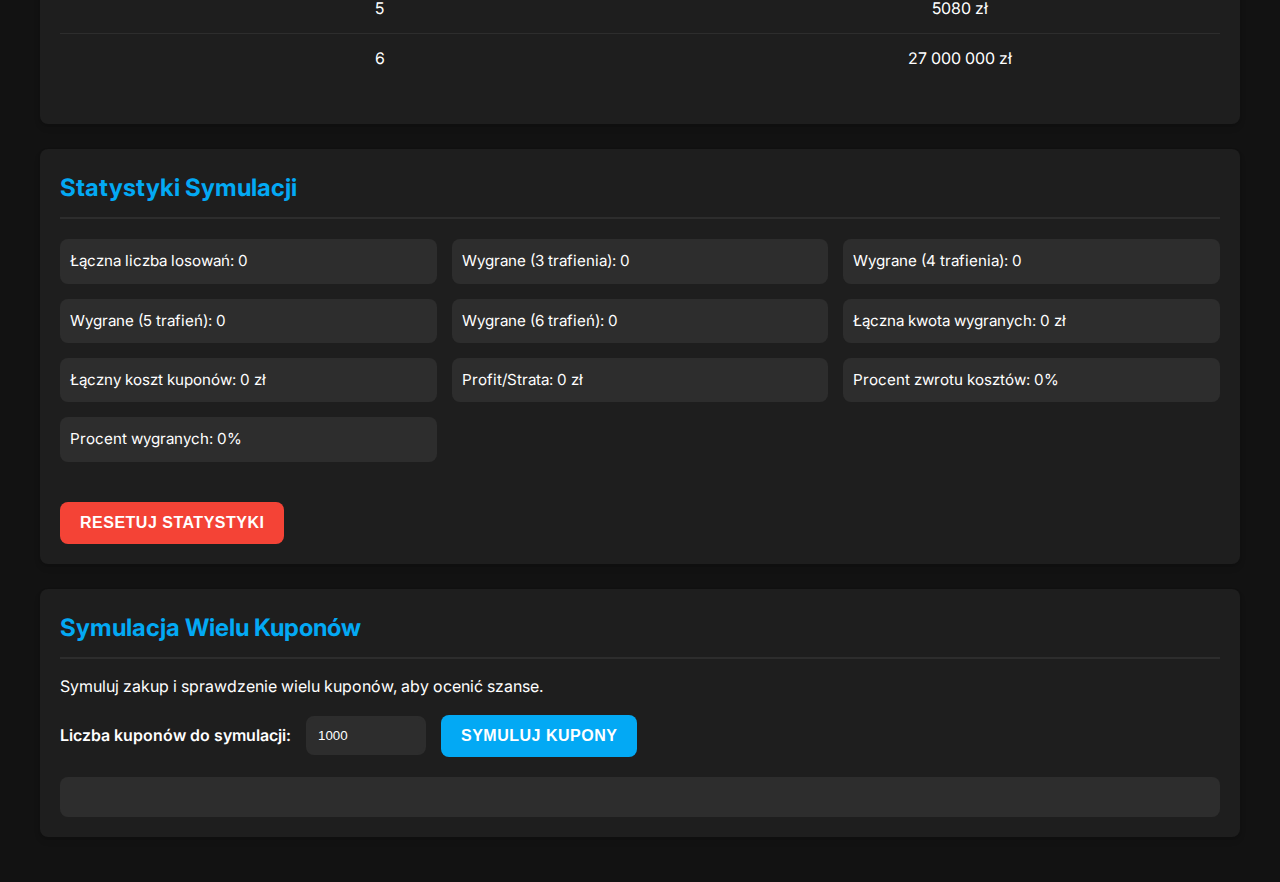
<file: lite/lotto.html>
<!DOCTYPE html>
<html lang="pl">
<head>
    <meta charset="UTF-8">
    <meta name="viewport" content="width=device-width, initial-scale=1.0">
    <title>Symulator Lotto</title>
    <link href="https://fonts.googleapis.com/css2?family=Inter:wght@300;400;600;700&display=swap" rel="stylesheet">
    <style>
        :root {
            --bg-primary: #121212;
            --bg-secondary: #1e1e1e;
            --bg-tertiary: #2d2d2d;
            --text-primary: #ffffff;
            --text-secondary: #b0b0b0;
            --accent-primary: #4caf50;
            --accent-secondary: #2196f3;
            --accent-danger: #f44336;
            --accent-warning: #ff9800;
            --accent-info: #03a9f4;
            --border-radius: 8px;
            --box-shadow: 0 4px 6px rgba(0, 0, 0, 0.1), 0 1px 3px rgba(0, 0, 0, 0.08);
        }

        * {
            margin: 0;
            padding: 0;
            box-sizing: border-box;
        }

        body {
            font-family: 'Inter', sans-serif;
            background-color: var(--bg-primary);
            color: var(--text-primary);
            line-height: 1.6;
            padding: 20px;
        }

        .container {
            max-width: 1200px;
            margin: 0 auto;
        }

        h1 {
            text-align: center;
            margin: 20px 0 30px;
            font-size: 2.5rem;
            font-weight: 700;
            color: var(--accent-secondary);
            text-shadow: 0 0 10px rgba(33, 150, 243, 0.3);
        }

        h2 {
            font-size: 1.5rem;
            margin-bottom: 15px;
            padding-bottom: 10px;
            border-bottom: 2px solid var(--bg-tertiary);
            color: var(--accent-info);
        }

        section {
            background-color: var(--bg-secondary);
            border-radius: var(--border-radius);
            padding: 20px;
            margin-bottom: 25px;
            box-shadow: var(--box-shadow);
            transition: transform 0.3s ease;
        }

        section:hover {
            transform: translateY(-3px);
        }

        /* Sekcja wyboru trybu */
        .game-mode-selection {
            text-align: center;
        }

        .mode-options {
            display: flex;
            justify-content: center;
            gap: 30px;
            margin-top: 10px;
        }

        .radio-label {
            display: flex;
            align-items: center;
            gap: 8px;
            font-size: 1.1rem;
            cursor: pointer;
            padding: 10px 20px;
            border-radius: var(--border-radius);
            background-color: var(--bg-tertiary);
            transition: all 0.3s ease;
        }

        .radio-label:hover {
            background-color: #3a3a3a;
        }

        .radio-label input[type="radio"] {
            width: 18px;
            height: 18px;
            accent-color: var(--accent-primary);
        }

        /* Sekcje gry */
        .game-section {
            position: relative;
        }

        .number-input-grid, .number-display-container {
            display: grid;
            grid-template-columns: repeat(auto-fit, minmax(50px, 1fr));
            gap: 10px;
            margin: 15px 0;
        }

        .number-input {
            width: 100%;
            height: 50px;
            text-align: center;
            font-size: 1.2rem;
            font-weight: 600;
            background-color: var(--bg-tertiary);
            color: var(--text-primary);
            border: 2px solid #444;
            border-radius: var(--border-radius);
            outline: none;
            transition: all 0.3s ease;
        }

        .number-input:focus {
            border-color: var(--accent-secondary);
            box-shadow: 0 0 0 2px rgba(33, 150, 243, 0.3);
        }

        .number-ball {
            display: flex;
            align-items: center;
            justify-content: center;
            width: 50px;
            height: 50px;
            background-color: var(--bg-tertiary);
            border-radius: 50%;
            font-size: 1.2rem;
            font-weight: 700;
            transition: all 0.3s ease;
        }

        .matched {
            background-color: var(--accent-primary);
            color: white;
            transform: scale(1.1);
            box-shadow: 0 0 15px rgba(76, 175, 80, 0.5);
        }

        .input-error {
            border-color: var(--accent-danger) !important;
            background: #3a1a1a !important;
            color: #ffbdbd !important;
        }

        .input-hit {
            border-color: var(--accent-primary) !important;
            background: #1e3a1a !important;
            color: #baffc9 !important;
            font-weight: bold;
        }

        .input-miss {
            border-color: var(--accent-danger) !important;
            background: #3a1a1a !important;
            color: #ffbdbd !important;
        }

        /* Przyciski */
        .button-group {
            display: flex;
            flex-wrap: wrap;
            gap: 15px;
            margin-top: 20px;
        }

        .btn {
            padding: 12px 20px;
            border: none;
            border-radius: var(--border-radius);
            font-size: 1rem;
            font-weight: 600;
            cursor: pointer;
            transition: all 0.3s ease;
            text-transform: uppercase;
            letter-spacing: 0.5px;
        }

        .btn:hover {
            transform: translateY(-2px);
            box-shadow: var(--box-shadow);
        }

        .btn:active {
            transform: translateY(1px);
        }

        .btn-primary {
            background-color: var(--accent-secondary);
            color: white;
        }

        .btn-primary:hover {
            background-color: #0d8bf2;
        }

        .btn-secondary {
            background-color: var(--bg-tertiary);
            color: var(--text-primary);
        }

        .btn-secondary:hover {
            background-color: #363636;
        }

        .btn-success {
            background-color: var(--accent-primary);
            color: white;
            display: block;
            margin: 20px auto 0;
            padding: 15px 30px;
            font-size: 1.1rem;
        }

        .btn-success:hover {
            background-color: #3d8b40;
        }

        .btn-danger {
            background-color: var(--accent-danger);
            color: white;
            margin-top: 20px;
        }

        .btn-danger:hover {
            background-color: #d32f2f;
        }

        .btn-info {
            background-color: var(--accent-info);
            color: white;
        }

        .btn-info:hover {
            background-color: #0288d1;
        }

        .quick-pick-group {
            display: flex;
            flex-wrap: wrap;
            gap: 10px;
        }

        /* Sekcja wyników */
        .results-section {
            text-align: center;
        }

        .result-highlight {
            font-weight: 700;
            font-size: 1.2rem;
            color: var(--accent-primary);
        }

        /* Kumulacja */
        .jackpot-amount {
            text-align: center;
            font-size: 2rem;
            font-weight: 700;
            margin: 15px 0;
            color: var(--accent-warning);
            text-shadow: 0 0 15px rgba(255, 152, 0, 0.5);
            animation: pulse 2s infinite;
        }

        @keyframes pulse {
            0% { transform: scale(1); }
            50% { transform: scale(1.03); }
            100% { transform: scale(1); }
        }

        /* Tabela wygranych */
        .prize-table {
            width: 100%;
            border-collapse: collapse;
            margin: 20px 0;
        }

        .prize-table th, .prize-table td {
            padding: 12px;
            text-align: center;
            border-bottom: 1px solid var(--bg-tertiary);
        }

        .prize-table th {
            background-color: var(--bg-tertiary);
            font-weight: 600;
        }

        .prize-table tr:last-child td {
            border-bottom: none;
        }

        .prize-table tr:hover {
            background-color: #2a2a2a;
        }

        /* Statystyki */
        .stats-grid {
            display: grid;
            grid-template-columns: repeat(auto-fit, minmax(300px, 1fr));
            gap: 15px;
            margin: 20px 0;
        }

        .stats-grid p {
            padding: 10px;
            background-color: var(--bg-tertiary);
            border-radius: var(--border-radius);
            font-size: 0.95rem;
        }

        /* Symulacja wielu kuponów */
        .simulation-controls {
            display: flex;
            flex-wrap: wrap;
            gap: 15px;
            margin: 15px 0;
            align-items: center;
        }

        .simulation-controls label {
            font-weight: 600;
        }

        .simulation-controls input {
            padding: 10px;
            border-radius: var(--border-radius);
            border: 2px solid var(--bg-tertiary);
            background-color: var(--bg-tertiary);
            color: var(--text-primary);
            width: 120px;
        }

        .simulation-results-display {
            background-color: var(--bg-tertiary);
            padding: 20px;
            border-radius: var(--border-radius);
            margin-top: 20px;
        }

        /* Animacje przycisków */
        .btn-anim-spin {
            animation: btnSpin 0.6s cubic-bezier(.36,1.6,.6,1) 1;
        }

        @keyframes btnSpin {
            0% { transform: scale(1) rotate(0deg); }
            40% { transform: scale(1.15) rotate(10deg); }
            60% { transform: scale(0.95) rotate(-8deg); }
            100% { transform: scale(1) rotate(0deg); }
        }

        /* Responsywność */
        @media (max-width: 768px) {
            .mode-options {
                flex-direction: column;
                gap: 10px;
            }
            
            .quick-pick-group {
                flex-direction: column;
            }
            
            .button-group, .quick-pick-group {
                flex-direction: column;
                align-items: stretch;
                justify-content: center;
            }
            
            .btn {
                width: 100%;
            }
            
            h1 {
                font-size: 2rem;
            }
            
            h2 {
                font-size: 1.3rem;
            }
            
            .auto-quick-pick-toggle, .user-numbers-counter {
                text-align: center;
            }
        }

        @media (max-width: 480px) {
            body {
                padding: 10px;
            }
            
            .number-input-grid, .number-display-container {
                grid-template-columns: repeat(auto-fit, minmax(40px, 1fr));
            }
            
            .number-ball, .number-input {
                width: 40px;
                height: 40px;
                font-size: 1rem;
            }
            
            .jackpot-amount {
                font-size: 1.6rem;
            }
        }

        .auto-quick-pick-toggle {
            margin-top: 10px;
            text-align: right;
        }

        .user-numbers-counter {
            margin-top: 8px;
            text-align: right;
            font-size: 0.95rem;
            color: var(--accent-info);
        }

        .quick-pick-group .btn {
            min-width: 170px;
        }

        .button-group {
            flex-wrap: wrap;
            gap: 10px 20px;
            justify-content: flex-start;
        }

        .btn:focus {
            outline: 2px solid var(--accent-info);
            outline-offset: 2px;
        }

        #draw-numbers-btn {
            animation: pulseDrawBtn 2s infinite;
            margin: 0 auto;
            display: block;
        }

        @keyframes pulseDrawBtn {
            0% { box-shadow: 0 0 0 0 rgba(33,150,243,0.4); }
            70% { box-shadow: 0 0 0 10px rgba(33,150,243,0); }
            100% { box-shadow: 0 0 0 0 rgba(33,150,243,0); }
        }

        #user-numbers-error {
            text-align: center;
        }
    </style>
</head>
<body>
    <div class="container">
        <h1>Symulator Lotto</h1>

        <!-- Sekcja wyboru trybu gry -->
        <section class="game-mode-selection">
            <h2>Wybierz tryb gry</h2>
            <div class="mode-options">
                <label class="radio-label">
                    <input type="radio" name="gameMode" value="standard" checked> Lotto Standard
                </label>
                <label class="radio-label">
                    <input type="radio" name="gameMode" value="mini"> Mini Lotto
                </label>
            </div>
        </section>

        <!-- Sekcja Twoje liczby -->
        <section class="game-section">
            <h2>Twoje liczby</h2>
            <div id="user-numbers-error" style="color:var(--accent-danger);margin-bottom:8px;display:none;font-weight:600;"></div>
            <div id="user-numbers-inputs" class="number-input-grid">
                <!-- Pola input dla liczb użytkownika zostaną wygenerowane przez JS -->
            </div>
            <div class="button-group">
                <button id="clear-user-numbers" class="btn btn-secondary" title="Wyczyść wszystkie liczby">Wyczyść liczby</button>
                <div class="quick-pick-group">
                    <button id="quick-pick-random" class="btn btn-primary" title="Wybierz losowe liczby">Szybki Strzał (Losowe)</button>
                    <button id="quick-pick-even" class="btn btn-primary" title="Wybierz tylko parzyste liczby">Szybki Strzał (Parzyste)</button>
                    <button id="quick-pick-odd" class="btn btn-primary" title="Wybierz tylko nieparzyste liczby">Szybki Strzał (Nieparzyste)</button>
                    <button id="quick-pick-close" class="btn btn-primary" title="Wybierz liczby blisko siebie">Szybki Strzał (Blisko Siebie)</button>
                </div>
            </div>
            <div class="auto-quick-pick-toggle">
                <label><input type="checkbox" id="auto-quick-pick"> Automatyczny szybki strzał po losowaniu</label>
            </div>
            <div class="user-numbers-counter">
                <span id="user-numbers-count">0</span>/<span id="user-numbers-max">6</span> liczb wybranych
            </div>
        </section>

        <!-- Sekcja Losowanie Lotto -->
        <section class="game-section">
            <h2>Losowanie Lotto</h2>
            <div id="lotto-draw-display" class="number-display-container">
                <!-- Wylosowane liczby zostaną wyświetlone przez JS -->
            </div>
            <button id="draw-numbers-btn" class="btn btn-success">Losuj liczby</button>
        </section>

        <!-- Sekcja Wyniki -->
        <section class="results-section">
            <h2>Wyniki</h2>
            <p>Twoje trafienia: <span id="matched-numbers-count" class="result-highlight">0</span></p>
            <div id="matched-numbers-display" class="number-display-container">
                <!-- Trafione liczby zostaną wyświetlone przez JS -->
            </div>
            <p>Symulowana wygrana: <span id="simulated-win-amount" class="result-highlight">0 zł</span></p>
        </section>

        <!-- Sekcja Dynamiczna Kumulacja (tylko dla Lotto Standard) -->
        <section id="jackpot-section" class="info-section">
            <h2>Aktualna Kumulacja Lotto Standard</h2>
            <p id="current-jackpot" class="jackpot-amount">Ładowanie...</p>
        </section>

        <!-- Sekcja Tabela Wygranych -->
        <section class="info-section">
            <h2>Tabela Wygranych</h2>
            <div id="prize-table-container">
                <!-- Tabela wygranych zostanie wygenerowana przez JS -->
            </div>
        </section>

        <!-- Sekcja Statystyki -->
        <section class="stats-section">
            <h2>Statystyki Symulacji</h2>
            <div class="stats-grid">
                <p>Łączna liczba losowań: <span id="stat-total-draws">0</span></p>
                <p>Wygrane (3 trafienia): <span id="stat-wins-3">0</span></p>
                <p>Wygrane (4 trafienia): <span id="stat-wins-4">0</span></p>
                <p>Wygrane (5 trafień): <span id="stat-wins-5">0</span></p>
                <p>Wygrane (6 trafień): <span id="stat-wins-6">0</span></p>
                <p>Łączna kwota wygranych: <span id="stat-total-prize-money">0 zł</span></p>
                <p>Łączny koszt kuponów: <span id="stat-total-cost">0 zł</span></p>
                <p>Profit/Strata: <span id="stat-profit-loss">0 zł</span></p>
                <p>Procent zwrotu kosztów: <span id="stat-roi">0%</span></p>
                <p>Procent wygranych: <span id="stat-win-percentage">0%</span></p>
            </div>
            <button id="reset-stats-btn" class="btn btn-danger">Resetuj Statystyki</button>
        </section>

        <!-- Sekcja Symulacja wielu kuponów -->
        <section class="simulation-section">
            <h2>Symulacja Wielu Kuponów</h2>
            <p>Symuluj zakup i sprawdzenie wielu kuponów, aby ocenić szanse.</p>
            <div class="simulation-controls">
                <label for="num-coupons">Liczba kuponów do symulacji:</label>
                <input type="number" id="num-coupons" min="1" value="1000">
                <button id="simulate-coupons-btn" class="btn btn-info">Symuluj Kupony</button>
            </div>
            <div id="simulation-results" class="simulation-results-display">
                <!-- Wyniki symulacji zostaną wyświetlone przez JS -->
            </div>
        </section>
    </div>

    <script>
        // Konfiguracja gry
        const gameConfig = {
            standard: {
                name: "Lotto Standard",
                numbersCount: 6,
                minNumber: 1,
                maxNumber: 49,
                costPerTicket: 3,
                prizeTable: {
                    3: 24,
                    4: 125,
                    5: 5080,
                    6: 27000000 // Bazowa wartość, kumulacja będzie dynamiczna
                }
            },
            mini: {
                name: "Mini Lotto",
                numbersCount: 5,
                minNumber: 1,
                maxNumber: 42,
                costPerTicket: 2.5,
                prizeTable: {
                    3: 34,
                    4: 780,
                    5: 500000
                }
            }
        };

        // Stan aplikacji
        let currentGameMode = 'standard';
        let userNumbers = [];
        let drawnNumbers = [];
        let matchedNumbers = [];
        let jackpot = 27000000; // Początkowa kumulacja

        // Statystyki
        let stats = {
            totalDraws: 0,
            wins: { 3: 0, 4: 0, 5: 0, 6: 0 },
            totalPrizeMoney: 0,
            totalCost: 0,
            profitLoss: 0,
            roi: 0,
            winPercentage: 0
        };

        // Inicjalizacja strony
        document.addEventListener('DOMContentLoaded', () => {
            // Wczytaj statystyki z localStorage
            loadStats();
            
            // Zainicjuj pola do wpisywania liczb
            initNumberInputs();
            
            // Zainicjuj tabelę wygranych
            initPrizeTable();
            
            // Uruchom symulację kumulacji
            simulateJackpot();
            
            // Zdarzenia
            setupEventListeners();
            
            // Aktualizuj statystyki na stronie
            updateStatsDisplay();
        });

        // Inicjalizacja pól do wprowadzania liczb
        function initNumberInputs() {
            const config = gameConfig[currentGameMode];
            const container = document.getElementById('user-numbers-inputs');
            container.innerHTML = '';
            document.getElementById('user-numbers-error').style.display = 'none';
            for (let i = 0; i < config.numbersCount; i++) {
                const input = document.createElement('input');
                input.type = 'number';
                input.min = config.minNumber;
                input.max = config.maxNumber;
                input.className = 'number-input';
                input.placeholder = '#' + (i + 1);
                input.dataset.index = i;
                input.inputMode = 'numeric';
                input.addEventListener('input', function(e) {
                    this.classList.remove('input-error');
                    // Nie sprawdzaj powtórzeń podczas wpisywania!
                    document.getElementById('user-numbers-error').style.display = 'none';
                    const value = parseInt(this.value);
                    if (isNaN(value) || value < config.minNumber || value > config.maxNumber) {
                        this.value = '';
                        userNumbers[i] = null;
                    } else {
                        userNumbers[i] = value;
                        // Automatyczne przejście do następnego pola po wpisaniu 2 cyfr
                        if (this.value.length === 2 && i < config.numbersCount - 1) {
                            const nextInput = container.querySelector(`input[data-index="${i + 1}"]`);
                            if (nextInput) nextInput.focus();
                        }
                    }
                    updateUserNumbersCounter();
                });
                input.addEventListener('keydown', function(e) {
                    if (e.key === 'ArrowLeft' && i > 0) {
                        container.querySelector(`input[data-index="${i - 1}"]`).focus();
                    } else if (e.key === 'ArrowRight' && i < config.numbersCount - 1) {
                        container.querySelector(`input[data-index="${i + 1}"]`).focus();
                    }
                });
                container.appendChild(input);
            }
            userNumbers = Array(config.numbersCount).fill(null);
            document.getElementById('user-numbers-max').textContent = config.numbersCount;
            updateUserNumbersCounter();
        }

        // Licznik wybranych liczb
        function updateUserNumbersCounter() {
            const count = userNumbers.filter(x => x !== null).length;
            document.getElementById('user-numbers-count').textContent = count;
        }

        // Inicjalizacja tabeli wygranych
        function initPrizeTable() {
            const container = document.getElementById('prize-table-container');
            const config = gameConfig[currentGameMode];
            
            let tableHTML = `
                <table class="prize-table">
                    <thead>
                        <tr>
                            <th>Liczba trafionych</th>
                            <th>Wygrana</th>
                        </tr>
                    </thead>
                    <tbody>
            `;
            
            // Dodaj wiersze dla każdego progu wygranej
            for (const [hits, prize] of Object.entries(config.prizeTable)) {
                // Dla kumulacji używamy aktualnej wartości jackpot
                let prizeAmount = (hits === '6' && currentGameMode === 'standard') ? jackpot : prize;
                
                tableHTML += `
                    <tr>
                        <td>${hits}</td>
                        <td>${formatCurrency(prizeAmount)}</td>
                    </tr>
                `;
            }
            
            tableHTML += `
                    </tbody>
                </table>
            `;
            
            container.innerHTML = tableHTML;
        }

        // Symulacja kumulacji
        function simulateJackpot() {
            const jackpotElement = document.getElementById('current-jackpot');
            
            // Aktualizuj kumulację co 3 godziny (w rzeczywistości co 10 sekund dla demonstracji)
            setInterval(() => {
                // Losowa zmiana kumulacji (3-57 mln)
                const min = 3000000;
                const max = 57000000;
                
                // Szansa 20% na zmianę kumulacji
                if (Math.random() < 0.2) {
                    // Zmiana o ±10%
                    const changeFactor = Math.random() < 0.5 ? 0.9 : 1.1;
                    jackpot = Math.round(Math.max(min, Math.min(max, jackpot * changeFactor)));
                }
                
                jackpotElement.textContent = formatCurrency(jackpot);
                
                // Zaktualizuj tabelę wygranych (dla przypadku 6 trafień)
                if (currentGameMode === 'standard') {
                    initPrizeTable();
                }
            }, 10000); // 10 sekund dla demonstracji (w rzeczywistości 3 godziny = 10800000ms)
            
            // Początkowa wartość
            jackpotElement.textContent = formatCurrency(jackpot);
        }

        // Funkcja losująca liczby
        function drawNumbers() {
            const config = gameConfig[currentGameMode];
            // Sprawdź powtórzenia liczb użytkownika
            const seen = {};
            let hasDuplicate = false;
            const inputs = document.querySelectorAll('#user-numbers-inputs input');
            inputs.forEach(input => input.classList.remove('input-error'));
            for (let i = 0; i < userNumbers.length; i++) {
                const val = userNumbers[i];
                if (val !== null) {
                    if (seen[val]) {
                        hasDuplicate = true;
                        inputs[i].classList.add('input-error');
                    } else {
                        seen[val] = true;
                    }
                }
            }
            if (hasDuplicate) {
                document.getElementById('user-numbers-error').textContent = 'Nie można powtarzać liczb!';
                document.getElementById('user-numbers-error').style.display = 'block';
                return;
            } else {
                document.getElementById('user-numbers-error').style.display = 'none';
            }
            // Jeśli aktywny automatyczny szybki strzał, najpierw animuj quickPick, potem losuj liczby
            if (document.getElementById('auto-quick-pick').checked) {
                const quickBtn = document.getElementById('quick-pick-random');
                quickBtn.classList.add('btn-anim-spin');
                setTimeout(() => quickBtn.classList.remove('btn-anim-spin'), 600);
                quickPickWithCallback('random', () => {
                    // Po animacji quickPick losuj liczby
                    doDrawNumbers();
                });
            } else {
                doDrawNumbers();
            }
        }

        function doDrawNumbers() {
            const config = gameConfig[currentGameMode];
            const drawBtn = document.getElementById('draw-numbers-btn');
            drawBtn.classList.add('btn-anim-spin');
            setTimeout(() => drawBtn.classList.remove('btn-anim-spin'), 600);
            drawnNumbers = [];
            while (drawnNumbers.length < config.numbersCount) {
                const randomNum = Math.floor(Math.random() * (config.maxNumber - config.minNumber + 1)) + config.minNumber;
                if (!drawnNumbers.includes(randomNum)) {
                    drawnNumbers.push(randomNum);
                }
            }
            drawnNumbers.sort((a, b) => a - b);
            displayNumbers(drawnNumbers, 'lotto-draw-display', true); // true = highlight hits
            checkResults();
        }

        // Animowany quickPick z callbackiem po zakończeniu
        function quickPickWithCallback(strategy, callback) {
            const config = gameConfig[currentGameMode];
            const numbers = [];
            switch(strategy) {
                case 'random':
                    while (numbers.length < config.numbersCount) {
                        const randomNum = Math.floor(Math.random() * (config.maxNumber - config.minNumber + 1)) + config.minNumber;
                        if (!numbers.includes(randomNum)) {
                            numbers.push(randomNum);
                        }
                    }
                    break;
                case 'even':
                    const evenNumbers = Array.from({length: config.maxNumber}, (_, i) => i + 1)
                        .filter(num => num % 2 === 0);
                    shuffleArray(evenNumbers);
                    numbers.push(...evenNumbers.slice(0, config.numbersCount));
                    break;
                case 'odd':
                    const oddNumbers = Array.from({length: config.maxNumber}, (_, i) => i + 1)
                        .filter(num => num % 2 !== 0);
                    shuffleArray(oddNumbers);
                    numbers.push(...oddNumbers.slice(0, config.numbersCount));
                    break;
                case 'close':
                    const start = Math.floor(Math.random() * (config.maxNumber - config.numbersCount - config.minNumber + 1)) + config.minNumber;
                    for (let i = 0; i < config.numbersCount; i++) {
                        numbers.push(start + i);
                    }
                    break;
            }
            numbers.sort((a, b) => a - b);
            const inputs = document.querySelectorAll('#user-numbers-inputs input');
            let i = 0;
            function animateInput() {
                if (i < numbers.length) {
                    inputs[i].value = numbers[i];
                    userNumbers[i] = numbers[i];
                    inputs[i].classList.add('input-quickpick');
                    setTimeout(() => {
                        inputs[i].classList.remove('input-quickpick');
                        i++;
                        animateInput();
                    }, 90);
                } else {
                    updateUserNumbersCounter();
                    if (typeof callback === 'function') callback();
                }
            }
            for (let j = 0; j < inputs.length; j++) {
                inputs[j].classList.remove('input-quickpick');
            }
            animateInput();
        }

        // Wyświetlanie liczb w kontenerze
        function displayNumbers(numbers, containerId, highlightHits) {
            const container = document.getElementById(containerId);
            container.innerHTML = '';
            if (containerId === 'matched-numbers-display') {
                numbers.forEach(num => {
                    const ball = document.createElement('div');
                    ball.className = 'number-ball matched';
                    ball.textContent = num;
                    container.appendChild(ball);
                });
            } else if (containerId === 'lotto-draw-display') {
                numbers.forEach(num => {
                    const ball = document.createElement('div');
                    ball.className = 'number-ball';
                    ball.textContent = num;
                    // Podświetl na zielono jeśli trafione
                    if (highlightHits && userNumbers.includes(num)) {
                        ball.classList.add('matched');
                    }
                    container.appendChild(ball);
                });
            }
        }

        // Sprawdzanie wyników
        function checkResults() {
            const config = gameConfig[currentGameMode];
            
            // Znajdź trafione liczby
            matchedNumbers = userNumbers.filter(num => num !== null && drawnNumbers.includes(num));
            
            // Wyświetl liczbę trafień
            document.getElementById('matched-numbers-count').textContent = matchedNumbers.length;
            
            // Wyświetl trafione liczby
            displayNumbers(matchedNumbers, 'matched-numbers-display');
            
            // Podświetl inputy użytkownika: zielone jeśli trafione, czerwone jeśli nietrafione
            const inputs = document.querySelectorAll('#user-numbers-inputs input');
            inputs.forEach((input, idx) => {
                input.classList.remove('input-hit', 'input-miss');
                const val = parseInt(input.value);
                if (!isNaN(val)) {
                    if (drawnNumbers.includes(val)) {
                        input.classList.add('input-hit');
                    } else {
                        input.classList.add('input-miss');
                    }
                }
            });
            
            // Oblicz wygraną
            const winAmount = calculateWinAmount(matchedNumbers.length);
            document.getElementById('simulated-win-amount').textContent = formatCurrency(winAmount);
            
            // Aktualizuj statystyki
            updateStats(winAmount);
        }

        // Obliczanie wygranej
        function calculateWinAmount(hits) {
            const config = gameConfig[currentGameMode];
            
            // Sprawdź czy jest wygrana w tabeli
            if (config.prizeTable[hits] !== undefined) {
                // Dla kumulacji używamy aktualnej wartości jackpot
                return (hits === 6 && currentGameMode === 'standard') ? jackpot : config.prizeTable[hits];
            }
            
            return 0;
        }

        // Aktualizacja statystyk
        function updateStats(winAmount) {
            const config = gameConfig[currentGameMode];
            const hits = matchedNumbers.length;
            
            // Zwiększ licznik losowań
            stats.totalDraws++;
            
            // Dodaj wygraną jeśli jest
            if (winAmount > 0) {
                stats.totalPrizeMoney += winAmount;
                
                // Zaktualizuj licznik wygranych dla danego progu
                if (hits >= 3 && hits <= 6) {
                    stats.wins[hits]++;
                }
            }
            
            // Koszt - zakładamy, że każdy kupon kosztuje
            stats.totalCost += config.costPerTicket;
            
            // Profit/Strata
            stats.profitLoss = stats.totalPrizeMoney - stats.totalCost;
            
            // ROI (Procent zwrotu kosztów)
            stats.roi = stats.totalCost > 0 ? 
                Math.round((stats.totalPrizeMoney / stats.totalCost) * 100) : 0;
            
            // Procent wygranych
            const winsCount = Object.values(stats.wins).reduce((sum, count) => sum + count, 0);
            stats.winPercentage = stats.totalDraws > 0 ? 
                Math.round((winsCount / stats.totalDraws) * 100) : 0;
            
            // Zapisz statystyki w localStorage
            saveStats();
            
            // Aktualizuj wyświetlane statystyki
            updateStatsDisplay();
        }

        // Zapisz statystyki w localStorage
        function saveStats() {
            localStorage.setItem('lottoStats', JSON.stringify(stats));
        }

        // Wczytaj statystyki z localStorage
        function loadStats() {
            const savedStats = localStorage.getItem('lottoStats');
            if (savedStats) {
                stats = JSON.parse(savedStats);
            }
        }

        // Aktualizuj wyświetlane statystyki
        function updateStatsDisplay() {
            document.getElementById('stat-total-draws').textContent = stats.totalDraws;
            document.getElementById('stat-wins-3').textContent = stats.wins[3];
            document.getElementById('stat-wins-4').textContent = stats.wins[4];
            document.getElementById('stat-wins-5').textContent = stats.wins[5];
            document.getElementById('stat-wins-6').textContent = stats.wins[6];
            document.getElementById('stat-total-prize-money').textContent = formatCurrency(stats.totalPrizeMoney);
            document.getElementById('stat-total-cost').textContent = formatCurrency(stats.totalCost);
            document.getElementById('stat-profit-loss').textContent = formatCurrency(stats.profitLoss);
            document.getElementById('stat-roi').textContent = stats.roi + '%';
            document.getElementById('stat-win-percentage').textContent = stats.winPercentage + '%';
        }

        // Funkcje pomocnicze
        function formatCurrency(amount) {
            return new Intl.NumberFormat('pl-PL', {
                style: 'currency',
                currency: 'PLN',
                minimumFractionDigits: 0
            }).format(amount);
        }

        // Generowanie liczb - szybki strzał
        function quickPick(strategy) {
            const config = gameConfig[currentGameMode];
            const numbers = [];
            
            switch(strategy) {
                case 'random':
                    // Losowe liczby
                    while (numbers.length < config.numbersCount) {
                        const randomNum = Math.floor(Math.random() * (config.maxNumber - config.minNumber + 1)) + config.minNumber;
                        if (!numbers.includes(randomNum)) {
                            numbers.push(randomNum);
                        }
                    }
                    break;
                    
                case 'even':
                    // Tylko parzyste
                    const evenNumbers = Array.from({length: config.maxNumber}, (_, i) => i + 1)
                        .filter(num => num % 2 === 0);
                    shuffleArray(evenNumbers);
                    numbers.push(...evenNumbers.slice(0, config.numbersCount));
                    break;
                    
                case 'odd':
                    // Tylko nieparzyste
                    const oddNumbers = Array.from({length: config.maxNumber}, (_, i) => i + 1)
                        .filter(num => num % 2 !== 0);
                    shuffleArray(oddNumbers);
                    numbers.push(...oddNumbers.slice(0, config.numbersCount));
                    break;
                    
                case 'close':
                    // Liczby blisko siebie
                    const start = Math.floor(Math.random() * (config.maxNumber - config.numbersCount - config.minNumber + 1)) + config.minNumber;
                    for (let i = 0; i < config.numbersCount; i++) {
                        numbers.push(start + i);
                    }
                    break;
            }
            
            // Posortuj liczby
            numbers.sort((a, b) => a - b);
            
            // Ustaw liczby w polach input
            const inputs = document.querySelectorAll('#user-numbers-inputs input');
            inputs.forEach((input, index) => {
                input.value = numbers[index];
                userNumbers[index] = numbers[index];
            });
        }

        // Pomocnicza funkcja do mieszania tablicy
        function shuffleArray(array) {
            for (let i = array.length - 1; i > 0; i--) {
                const j = Math.floor(Math.random() * (i + 1));
                [array[i], array[j]] = [array[j], array[i]];
            }
        }

        // Symulacja wielu kuponów
        function simulateMultipleCoupons() {
            const numCoupons = parseInt(document.getElementById('num-coupons').value) || 1000;
            const config = gameConfig[currentGameMode];
            
            // Wyniki symulacji
            const simulationResults = {
                totalCoupons: numCoupons,
                wins: { 3: 0, 4: 0, 5: 0, 6: 0 },
                totalPrizeMoney: 0,
                totalCost: numCoupons * config.costPerTicket
            };
            
            // Symuluj każdy kupon
            for (let i = 0; i < numCoupons; i++) {
                // Wygeneruj losowe liczby dla użytkownika
                const userNums = [];
                while (userNums.length < config.numbersCount) {
                    const randomNum = Math.floor(Math.random() * (config.maxNumber - config.minNumber + 1)) + config.minNumber;
                    if (!userNums.includes(randomNum)) {
                        userNums.push(randomNum);
                    }
                }
                
                // Wygeneruj losowe liczby w losowaniu
                const drawnNums = [];
                while (drawnNums.length < config.numbersCount) {
                    const randomNum = Math.floor(Math.random() * (config.maxNumber - config.minNumber + 1)) + config.minNumber;
                    if (!drawnNums.includes(randomNum)) {
                        drawnNums.push(randomNum);
                    }
                }
                
                // Oblicz trafienia
                const hits = userNums.filter(num => drawnNums.includes(num)).length;
                
                // Sprawdź czy jest wygrana
                if (config.prizeTable[hits] !== undefined) {
                    // Zwiększ licznik wygranych
                    simulationResults.wins[hits]++;
                    
                    // Dodaj wygraną
                    const winAmount = (hits === 6 && currentGameMode === 'standard') ? 
                        Math.floor(Math.random() * (57000000 - 3000000 + 1)) + 3000000 : 
                        config.prizeTable[hits];
                        
                    simulationResults.totalPrizeMoney += winAmount;
                }
            }
            
            // Wyświetl wyniki symulacji
            displaySimulationResults(simulationResults);
        }

        // Wyświetlanie wyników symulacji
        function displaySimulationResults(results) {
            const container = document.getElementById('simulation-results');
            const config = gameConfig[currentGameMode];
            
            let html = `
                <h3>Wyniki symulacji ${results.totalCoupons} kuponów</h3>
                <p><strong>Łączny koszt:</strong> ${formatCurrency(results.totalCost)}</p>
                <p><strong>Łączna wygrana:</strong> ${formatCurrency(results.totalPrizeMoney)}</p>
                <p><strong>Profit/Strata:</strong> ${formatCurrency(results.totalPrizeMoney - results.totalCost)}</p>
                <p><strong>Procent zwrotu kosztów:</strong> ${Math.round((results.totalPrizeMoney / results.totalCost) * 100)}%</p>
                
                <h4>Szczegółowe wyniki:</h4>
                <ul>
            `;
            
            // Dodaj wyniki dla każdego progu wygranej
            for (const [hits, count] of Object.entries(results.wins)) {
                if (count > 0) {
                    const prize = (hits === '6' && currentGameMode === 'standard') ? 
                        "kumulacja" : 
                        formatCurrency(config.prizeTable[hits]);
                        
                    html += `
                        <li>${hits} trafień: ${count} razy (${prize})</li>
                    `;
                }
            }
            
            html += `</ul>`;
            
            container.innerHTML = html;
        }

        // Ustawienie nasłuchiwaczy zdarzeń
        function setupEventListeners() {
            // Zmiana trybu gry
            document.querySelectorAll('input[name="gameMode"]').forEach(radio => {
                radio.addEventListener('change', function() {
                    currentGameMode = this.value;
                    initNumberInputs();
                    initPrizeTable();
                    
                    // Ukryj sekcję kumulacji dla Mini Lotto
                    document.getElementById('jackpot-section').style.display = 
                        currentGameMode === 'standard' ? 'block' : 'none';
                });
            });
            
            // Przycisk czyszczenia liczb
            document.getElementById('clear-user-numbers').addEventListener('click', () => {
                const inputs = document.querySelectorAll('#user-numbers-inputs input');
                inputs.forEach(input => {
                    input.value = '';
                });
                userNumbers = Array(gameConfig[currentGameMode].numbersCount).fill(null);
                document.getElementById('matched-numbers-count').textContent = '0';
                document.getElementById('matched-numbers-display').innerHTML = '';
                document.getElementById('simulated-win-amount').textContent = '0 zł';
            });
            
            // Przyciski szybkiego strzału
            document.getElementById('quick-pick-random').addEventListener('click', () => quickPick('random'));
            document.getElementById('quick-pick-even').addEventListener('click', () => quickPick('even'));
            document.getElementById('quick-pick-odd').addEventListener('click', () => quickPick('odd'));
            document.getElementById('quick-pick-close').addEventListener('click', () => quickPick('close'));
            
            // Przycisk losowania liczb
            document.getElementById('draw-numbers-btn').addEventListener('click', drawNumbers);
            
            // Resetowanie statystyk
            document.getElementById('reset-stats-btn').addEventListener('click', () => {
                if (confirm('Czy na pewno chcesz zresetować wszystkie statystyki?')) {
                    stats = {
                        totalDraws: 0,
                        wins: { 3: 0, 4: 0, 5: 0, 6: 0 },
                        totalPrizeMoney: 0,
                        totalCost: 0,
                        profitLoss: 0,
                        roi: 0,
                        winPercentage: 0
                    };
                    saveStats();
                    updateStatsDisplay();
                }
            });
            
            // Symulacja wielu kuponów
            document.getElementById('simulate-coupons-btn').addEventListener('click', simulateMultipleCoupons);
        }
    </script>
</body>
</html>
</file>
<file: style/index.css>
:root {
      --primary: #0d8a5a;
      --primary-light: #00a6b8;
      --secondary: #00e28a;
      --dark: #002c22;
      --darker: #001a14;
      --light: #f0faf6;
      --light-gray: #d1e7dd;
      --success: #80ed99;
      --danger: #ff6b6b;
      --warning: #ffd166;
      --info: #4cc9f0;
      --card-bg: rgba(13, 138, 90, 0.15);
      --glass-effect: rgba(0, 255, 153, 0.1);
      --animation-speed: 0.3s;
      --border-radius: 12px;
      --box-shadow: 0 8px 20px rgba(0, 0, 0, 0.2);
    }

    * {
      box-sizing: border-box;
      margin: 0;
      padding: 0;
    }

    body {
      background: linear-gradient(135deg, var(--darker), var(--dark));
      color: var(--light);
      font-family: 'Poppins', 'Segoe UI', Tahoma, Geneva, Verdana, sans-serif;
      line-height: 1.6;
      min-height: 100vh;
      padding: 1rem;
    }

    .container {
      max-width: 1200px;
      margin: 1rem auto;
      background: var(--card-bg);
      border-radius: var(--border-radius);
      padding: 2rem;
      border: 1px solid var(--glass-effect);
      backdrop-filter: blur(10px);
      box-shadow: var(--box-shadow);
    }

    header {
      display: flex;
      flex-direction: column;
      align-items: center;
      margin-bottom: 2rem;
      text-align: center;
    }

    header .logo {
      font-size: 2.5rem;
      font-weight: 700;
      color: var(--primary-light);
      margin-bottom: 1rem;
      text-shadow: 0 2px 4px rgba(0, 0, 0, 0.3);
      position: relative;
      display: inline-block;
      color: rgb(62, 213, 255);
    }

    header .logo::after {
      content: '';
      position: absolute;
      bottom: -5px;
      left: 0;
      width: 100%;
      height: 3px;
      background: linear-gradient(90deg, transparent, var(--primary-light), transparent);
      border-radius: 3px;
    }

    header .subtitle {
      color: var(--light-gray);
      font-weight: 300;
      max-width: 600px;
    }

    .card {
      background: var(--card-bg);
      border: 1px solid var(--glass-effect);
      border-radius: var(--border-radius);
      padding: 1.5rem;
      margin-bottom: 1.5rem;
      box-shadow: var(--box-shadow);
      transition: transform var(--animation-speed) ease;
    }

    .card:hover {
      transform: translateY(-5px);
    }

    .card-title {
      font-size: 1.5rem;
      margin-bottom: 1rem;
      color: var(--secondary);
      display: flex;
      align-items: center;
      gap: 0.5rem;
    }

    .balance-value {
      font-size: 2.5rem;
      font-weight: 600;
      color: var(--light);
      margin: 0.5rem 0;
    }

    .balance-controls {
      display: flex;
      flex-wrap: wrap;
      gap: 0.8rem;
      margin-top: 1.5rem;
    }

    .input-group {
      display: flex;
      flex: 1;
      min-width: 250px;
    }

    input, button {
      border: none;
      border-radius: var(--border-radius);
      padding: 0.8rem 1.2rem;
      font-size: 1rem;
      font-family: inherit;
      transition: all var(--animation-speed);
    }

    input[type="number"] {
      background: rgba(255, 255, 255, 0.1);
      color: white;
      flex: 1;
      border: 1px solid var(--glass-effect);
    }

    input[type="number"]:focus {
      outline: none;
      border-color: var(--primary-light);
      box-shadow: 0 0 0 2px rgba(0, 184, 100, 0.3);
    }

    button {
      background-color: var(--primary);
      color: white;
      cursor: pointer;
      font-weight: 500;
      display: inline-flex;
      align-items: center;
      justify-content: center;
      gap: 0.5rem;
    }

    button:hover {
      background-color: var(--primary-light);
      transform: translateY(-2px);
    }

    button:active {
      transform: translateY(0);
    }

    .btn-primary {
      background-color: var(--primary);
    }

    .btn-success {
      background-color: var(--success);
      color: #1a3e23;
    }

    .btn-warning {
      background-color: var(--warning);
      color: #5c4a1a;
    }

    .btn-danger {
      background-color: var(--danger);
    }

    .btn-sm {
      padding: 0.5rem 1rem;
      font-size: 0.9rem;
    }

    .quick-actions {
      display: grid;
      grid-template-columns: repeat(auto-fit, minmax(100px, 1fr));
      gap: 0.8rem;
      margin-top: 1rem;
    }

    .transaction-log {
      max-height: 300px;
      overflow-y: auto;
      padding-right: 0.5rem;
    }

    .transaction-log::-webkit-scrollbar {
      width: 6px;
    }

    .transaction-log::-webkit-scrollbar-track {
      background: rgba(255, 255, 255, 0.05);
    }

    .transaction-log::-webkit-scrollbar-thumb {
      background: var(--primary);
      border-radius: 3px;
    }

    .transaction-item {
      padding: 0.8rem;
      margin-bottom: 0.5rem;
      background: rgba(0, 0, 0, 0.2);
      border-radius: 8px;
      display: flex;
      justify-content: space-between;
      align-items: center;
    }

    .transaction-positive {
      border-left: 4px solid var(--success);
    }

    .transaction-negative {
      border-left: 4px solid var(--danger);
    }

    .transaction-neutral {
      border-left: 4px solid var(--warning);
    }

    .stats-grid {
      display: grid;
      grid-template-columns: repeat(auto-fit, minmax(200px, 1fr));
      gap: 1rem;
      margin-bottom: 2rem;
    }

    .stat-card {
      text-align: center;
      padding: 1.5rem;
    }

    .stat-value {
      font-size: 2rem;
      font-weight: 600;
      margin: 0.5rem 0;
      color: var(--secondary);
    }

    .stat-label {
      color: var(--light-gray);
      font-size: 0.9rem;
    }

    .games-grid {
      display: grid;
      grid-template-columns: repeat(auto-fill, minmax(280px, 1fr));
      gap: 1.5rem;
    }

    .game-image {
      height: 180px;
      background-size: cover;
      background-position: center;
      border-radius: var(--border-radius);
      margin-bottom: 1rem;
      position: relative;
      overflow: hidden;
    }

    .game-image::after {
      content: '';
      position: absolute;
      top: 0;
      left: 0;
      right: 0;
      bottom: 0;
      background: linear-gradient(to top, rgba(0, 30, 18, 0.7), transparent);
    }

    .game-title {
      font-size: 1.3rem;
      font-weight: 500;
      margin-bottom: 0.5rem;
    }

    .game-description {
      color: var(--light-gray);
      font-size: 0.9rem;
      margin-bottom: 1rem;
      min-height: 60px;
    }

    .game-card .btn {
      width: 100%;
    }

    .notification {
      position: fixed;
      top: 20px;
      right: 20px;
      padding: 1rem;
      background: var(--primary);
      color: white;
      border-radius: var(--border-radius);
      box-shadow: var(--box-shadow);
      transform: translateX(150%);
      transition: transform 0.3s ease;
      z-index: 1000;
      max-width: 300px;
    }

    .notification.show {
      transform: translateX(0);
    }

    footer {
      text-align: center;
      margin-top: 3rem;
      padding-top: 1.5rem;
      border-top: 1px solid var(--glass-effect);
      color: var(--light-gray);
      font-size: 0.9rem;
    }

    @media (max-width: 768px) {
      .container {
        padding: 1rem;
      }

      header .logo {
        font-size: 2rem;
      }

      .balance-value {
        font-size: 2rem;
      }

      .input-group {
        min-width: 100%;
      }

      .games-grid {
        grid-template-columns: 1fr;
      }
    }

    /* Animations */
    @keyframes fadeIn {
      from { opacity: 0; }
      to { opacity: 1; }
    }

    .fade-in {
      animation: fadeIn 0.5s ease-in;
    }
    input[type="number"]::-webkit-outer-spin-button,
input[type="number"]::-webkit-inner-spin-button {
    -webkit-appearance: none;
    margin: 0;
}
/* Zielony scrollbar – Chrome, Edge, Opera */
::-webkit-scrollbar {
  width: 10px;
  height: 10px;
}

::-webkit-scrollbar-track {
  background: #1e1e1e;
  border-radius: 10px;
}

::-webkit-scrollbar-thumb {
  background: linear-gradient(180deg, #00ff99, #00cc66);
  border-radius: 10px;
  border: 2px solid #1e1e1e;
}

::-webkit-scrollbar-thumb:hover {
  background: linear-gradient(180deg, #66ffcc, #00e676);
}

/* Firefox */
* {
  scrollbar-width: thin;
  scrollbar-color: #006a35 #1e1e1e;
}
/* Dodaj do swojego pliku slots.css */
#soundButton {
  margin-right: 10px;
  padding: 5px 10px;
  background-color: #444;
  color: white;
  border: none;
  border-radius: 4px;
  cursor: pointer;
  transition: all 0.3s;
}

#soundButton.sound-on {
  background-color: #4CAF50;
}

#soundButton.sound-off {
  background-color: #f44336;
}

/* Ukryj domyślnie elementy audio */
audio {
  display: none;
}
</file>
<file: style/fortuna.css>
/* ===== GLOBAL STYLES ===== */
:root {
  --primary-color: #0a5c36;
  --primary-dark: #07482a;
  --primary-light: #0d7a47;
  --accent-color: #ffd700;
  --text-color: #ffffff;
  --text-secondary: #cccccc;
  --background-dark: #121f17;
  --background-medium: #1a2c21;
  --background-light: #223a2b;
  --border-color: #2a4d38;
  --win-color: #4caf50;
  --lose-color: #f44336;
  --button-hover: #0d7a47;
  --button-active: #07482a;
  --shadow: 0 4px 6px rgba(0, 0, 0, 0.3);
  --transition: all 0.3s ease;
}

* {
  margin: 0;
  padding: 0;
  box-sizing: border-box;
}

body {
  font-family: 'Montserrat', sans-serif;
  background-color: var(--background-dark);
  color: var(--text-color);
  line-height: 1.6;
  overflow-x: hidden;
  min-height: 100vh;
  display: flex;
  flex-direction: column;
}

h1, h2, h3, h4 {
  font-family: 'Playfair Display', serif;
  font-weight: 700;
}

/* ===== NAVBAR ===== */
.navbar {
  background: linear-gradient(to right, var(--primary-dark), var(--primary-color));
  box-shadow: var(--shadow);
  position: fixed;
  width: 100%;
  top: 0;
  z-index: 1000;
  padding: 0 20px;
}

.navbar-container {
  max-width: 1400px;
  margin: 0 auto;
  display: flex;
  justify-content: space-between;
  align-items: center;
  padding: 15px 0;
  position: relative;
}

.logo {
  display: flex;
  flex-direction: column;
  font-family: 'Playfair Display', serif;
  font-size: 24px;
  font-weight: 700;
  color: var(--accent-color);
  text-shadow: 0 2px 4px rgba(0, 0, 0, 0.3);
}

.logo span:first-child {
  font-size: 18px;
  color: var(--text-color);
}

.nav-links {
  display: flex;
  gap: 15px;
}

.nav-link {
  color: var(--text-color);
  text-decoration: none;
  padding: 8px 15px;
  border-radius: 4px;
  transition: var(--transition);
  font-weight: 500;
  display: flex;
  align-items: center;
  gap: 8px;
}

.nav-link:hover {
  background-color: rgba(255, 255, 255, 0.1);
}

.nav-link.active {
  background-color: var(--primary-light);
  color: white;
}

.nav-controls {
  display: flex;
  align-items: center;
  gap: 20px;
}

.balance {
  background-color: var(--background-medium);
  padding: 8px 15px;
  border-radius: 4px;
  display: flex;
  align-items: center;
  gap: 8px;
  font-weight: 500;
  box-shadow: inset 0 0 10px rgba(0, 0, 0, 0.2);
}

.balance-label {
  color: var(--text-secondary);
}

.balance-amount {
  color: var(--accent-color);
  font-weight: 700;
}

.dropdown {
  position: relative;
  display: inline-block;
}

.dropdown-btn {
  background-color: var(--primary-light);
  color: white;
  border: none;
  padding: 8px 15px;
  border-radius: 4px;
  cursor: pointer;
  display: flex;
  align-items: center;
  gap: 8px;
  font-weight: 500;
  transition: var(--transition);
}

.dropdown-btn:hover {
  background-color: var(--button-hover);
}

.dropdown-content {
  display: none;
  position: absolute;
  right: 0;
  background-color: var(--background-medium);
  min-width: 200px;
  box-shadow: 0 8px 16px rgba(0, 0, 0, 0.2);
  z-index: 1;
  border-radius: 4px;
  overflow: hidden;
}

.dropdown-content button {
  width: 100%;
  text-align: left;
  padding: 10px 15px;
  border: none;
  background: none;
  color: var(--text-color);
  cursor: pointer;
  display: flex;
  align-items: center;
  gap: 10px;
  transition: var(--transition);
}

.dropdown-content button:hover {
  background-color: var(--background-light);
}

.dropdown:hover .dropdown-content {
  display: block;
}

.mobile-menu-btn {
  display: none;
  background: none;
  border: none;
  color: white;
  font-size: 24px;
  cursor: pointer;
}

/* ===== MAIN CONTAINER ===== */
.container {
  max-width: 1200px;
  margin: 100px auto 40px;
  padding: 30px;
  flex: 1;
}

.game-header {
  text-align: center;
  margin-bottom: 30px;
}

.game-header h1 {
  font-size: 2.5rem;
  color: var(--accent-color);
  margin-bottom: 10px;
  display: flex;
  align-items: center;
  justify-content: center;
  gap: 15px;
}

.game-subtitle {
  color: var(--text-secondary);
  font-size: 1.1rem;
}

/* ===== GAME CONTROLS ===== */
.game-controls {
  background-color: var(--background-medium);
  border-radius: 8px;
  padding: 20px;
  margin-bottom: 30px;
  box-shadow: var(--shadow);
}

.bet-controls {
  display: flex;
  justify-content: space-between;
  align-items: center;
  margin-bottom: 20px;
  flex-wrap: wrap;
  gap: 20px;
}

.bet-amount {
  flex: 1;
  min-width: 250px;
}

.control-label {
  display: block;
  margin-bottom: 8px;
  color: var(--text-secondary);
  font-weight: 500;
}

.input-group {
  display: flex;
}

.input-group input {
  flex: 1;
  padding: 12px 15px;
  border: 1px solid var(--border-color);
  background-color: var(--background-light);
  color: var(--text-color);
  font-size: 16px;
  font-weight: 500;
  text-align: center;
  border-radius: 0;
}

.input-group input:focus {
  outline: none;
  border-color: var(--accent-color);
}

.bet-step {
  padding: 12px 15px;
  background-color: var(--primary-color);
  color: white;
  border: none;
  font-weight: 700;
  cursor: pointer;
  transition: var(--transition);
}

.bet-step:first-child {
  border-radius: 4px 0 0 4px;
}

.bet-step:last-child {
  border-radius: 0 4px 4px 0;
}

.bet-step:hover {
  background-color: var(--primary-light);
}

.multiplier-display {
  background-color: var(--background-light);
  padding: 12px 20px;
  border-radius: 4px;
  display: flex;
  align-items: center;
  gap: 8px;
  min-width: 150px;
  justify-content: center;
}

.multiplier-label {
  color: var(--text-secondary);
}

.multiplier-value {
  color: var(--accent-color);
  font-weight: 700;
  font-size: 1.2rem;
}

.quick-bets {
  display: flex;
  gap: 10px;
  flex-wrap: wrap;
}

.quick-bet {
  flex: 1;
  min-width: calc(25% - 10px);
  padding: 10px;
  background-color: var(--background-light);
  border: 1px solid var(--border-color);
  color: var(--text-color);
  border-radius: 4px;
  cursor: pointer;
  transition: var(--transition);
  font-weight: 500;
}

.quick-bet:hover {
  background-color: var(--primary-color);
  color: white;
}

/* ===== WHEEL GAME AREA ===== */
.game-area {
  background-color: var(--background-medium);
  border-radius: 8px;
  padding: 30px;
  margin-bottom: 30px;
  box-shadow: var(--shadow);
  position: relative;
  overflow: hidden;
}

.game-area::before {
  content: '';
  position: absolute;
  top: 0;
  left: 0;
  right: 0;
  height: 3px;
  background: linear-gradient(to right, var(--primary-dark), var(--accent-color), var(--primary-dark));
}

.wheel-container {
  position: relative;
  width: 400px;
  height: 400px;
  margin: 0 auto 30px;
}

.wheel {
  width: 100%;
  height: 100%;
  border-radius: 50%;
  position: relative;
  overflow: hidden;
  transition: transform 4s cubic-bezier(0.17, 0.67, 0.12, 0.99);
  transform: rotate(0deg);
  box-shadow: 0 0 20px rgba(0, 0, 0, 0.5);
}

.wheel-section {
  position: absolute;
  width: 50%;
  height: 50%;
  transform-origin: bottom right;
  left: 0;
  top: 0;
  box-sizing: border-box;
}
.wheel-section.jackpot {
  background: linear-gradient(45deg, #ff0000, #ff6600);
}

.wheel-section.lose {
  background: linear-gradient(45deg, #95a5a6, #7f8c8d);
}

.wheel-center {
  position: absolute;
  top: 50%;
  left: 50%;
  transform: translate(-50%, -50%);
  width: 60px;
  height: 60px;
  background-color: var(--background-dark);
  border-radius: 50%;
  border: 5px solid var(--accent-color);
  z-index: 2;
  box-shadow: 0 0 10px rgba(0, 0, 0, 0.5);
}


.wheel-pointer {
  position: absolute;
  top: -20px;
  left: 50%;
  transform: translateX(-50%);
  width: 40px;
  height: 40px;
  background-color: var(--accent-color);
  clip-path: polygon(50% 100%, 0 0, 100% 0);
  z-index: 3;
  box-shadow: 0 0 10px rgba(0, 0, 0, 0.5);
}


.spin-btn {
  display: block;
  margin: 0 auto;
  padding: 15px 40px;
  background: linear-gradient(to bottom, var(--primary-color), var(--primary-dark));
  color: white;
  border: none;
  border-radius: 50px;
  font-size: 1.2rem;
  font-weight: 700;
  cursor: pointer;
  transition: var(--transition);
  box-shadow: 0 5px 15px rgba(0, 0, 0, 0.3);
  text-transform: uppercase;
  letter-spacing: 1px;
  position: relative;
  overflow: hidden;
  display: flex;
  align-items: center;
  gap: 15px;
}

.spin-btn:hover {
  background: linear-gradient(to bottom, var(--primary-light), var(--primary-color));
  transform: translateY(-3px);
  box-shadow: 0 8px 20px rgba(0, 0, 0, 0.4);
}

.spin-btn:active {
  transform: translateY(1px);
}

.spin-btn:disabled {
  background: var(--background-light);
  color: var(--text-secondary);
  cursor: not-allowed;
  transform: none;
}

.spin-icon {
  font-size: 1.5rem;
}

.result-container {
  margin-top: 30px;
  text-align: center;
}

.result {
  font-size: 1.5rem;
  font-weight: 700;
  margin-bottom: 10px;
  min-height: 40px;
  padding: 10px;
  border-radius: 4px;
  transition: var(--transition);
}

.result.win {
  color: var(--win-color);
  text-shadow: 0 0 10px rgba(76, 175, 80, 0.5);
}

.result.lose {
  color: var(--lose-color);
}

.last-win {
  font-size: 1.1rem;
  color: var(--text-secondary);
}

/* ===== STATS ===== */
.game-stats {
  background-color: var(--background-medium);
  border-radius: 8px;
  padding: 20px;
  margin-bottom: 30px;
  box-shadow: var(--shadow);
}

.stats-container {
  display: grid;
  grid-template-columns: repeat(auto-fit, minmax(200px, 1fr));
  gap: 20px;
}

.stat-item {
  background-color: var(--background-light);
  border-radius: 8px;
  padding: 15px;
  display: flex;
  align-items: center;
  gap: 15px;
}

.stat-icon {
  font-size: 1.5rem;
  color: var(--accent-color);
  width: 50px;
  height: 50px;
  background-color: rgba(255, 215, 0, 0.1);
  border-radius: 50%;
  display: flex;
  align-items: center;
  justify-content: center;
}

.stat-info {
  flex: 1;
}

.stat-label {
  color: var(--text-secondary);
  font-size: 0.9rem;
  margin-bottom: 5px;
}

.stat-value {
  font-size: 1.2rem;
  font-weight: 700;
}

/* ===== FOOTER ===== */
.game-footer {
  background-color: var(--background-medium);
  padding: 20px;
  text-align: center;
  margin-top: auto;
}

.footer-content {
  max-width: 1200px;
  margin: 0 auto;
  display: flex;
  flex-direction: column;
  gap: 15px;
}

.footer-links {
  display: flex;
  justify-content: center;
  gap: 20px;
}

.footer-links a {
  color: var(--text-secondary);
  text-decoration: none;
  transition: var(--transition);
}

.footer-links a:hover {
  color: var(--accent-color);
}

.responsible-gambling {
  margin-top: 15px;
  color: var(--text-secondary);
  font-size: 0.9rem;
  display: flex;
  align-items: center;
  justify-content: center;
  gap: 8px;
}

/* ===== ANIMATIONS ===== */
@keyframes winPulse {
  0% {
    box-shadow: 0 0 5px var(--accent-color), inset 0 0 10px rgba(255, 215, 0, 0.3);
    transform: scale(1);
  }
  100% {
    box-shadow: 0 0 20px var(--accent-color), inset 0 0 20px rgba(255, 215, 0, 0.5);
    transform: scale(1.05);
  }
}

/* ===== RESPONSIVE DESIGN ===== */
@media (max-width: 1024px) {
  .container {
    padding: 20px;
    margin-top: 90px;
  }
  
  .wheel-container {
    width: 350px;
    height: 350px;
  }
}

@media (max-width: 768px) {
  .nav-links {
    display: none;
    position: absolute;
    top: 100%;
    left: 0;
    right: 0;
    background-color: var(--primary-dark);
    flex-direction: column;
    padding: 15px 20px;
    box-shadow: 0 5px 10px rgba(0, 0, 0, 0.3);
  }
  
  .nav-links.active {
    display: flex;
  }
  
  .nav-link {
    padding: 12px 15px;
  }
  
  .mobile-menu-btn {
    display: block;
  }
  
  .stats-container {
    grid-template-columns: repeat(2, 1fr);
  }
  
  .game-header h1 {
    font-size: 2rem;
  }
}

@media (max-width: 576px) {
  .navbar-container {
    flex-wrap: wrap;
    gap: 15px;
    padding: 10px 0;
  }
  
  .logo {
    order: 1;
  }
  
  .mobile-menu-btn {
    order: 2;
    margin-left: auto;
  }
  
  .nav-controls {
    order: 3;
    width: 100%;
    justify-content: space-between;
  }
  
  .container {
    margin-top: 130px;
    padding: 15px;
  }
  
  .game-area {
    padding: 20px 15px;
  }
  
  .wheel-container {
    width: 280px;
    height: 280px;
  }
  
  .spin-btn {
    padding: 12px 30px;
    font-size: 1rem;
  }
  
  .stats-container {
    grid-template-columns: 1fr;
  }
  
  .bet-controls {
    flex-direction: column;
  }
  
  .multiplier-display {
    width: 100%;
  }
  
  .quick-bet {
    min-width: calc(50% - 10px);
  }
}
.logo-img{
  width: 50px;
  height: 50px;
  border-radius: 50%;
  margin-right: 10px;
}
.wheel-section.last-section {
  z-index: 7;
  animation: pulse 2s infinite;
  border: 2px solid white;
  box-shadow: 0 0 15px rgba(255, 255, 255, 0.8);
}

@keyframes pulse {
  0% { opacity: 0.8; }
  50% { opacity: 1; }
  100% { opacity: 0.8; }
}
</file>
<file: style/saper.css>
/* Globalne ustawienia */
* {
  margin: 0;
  padding: 0;
  box-sizing: border-box;
  font-family: 'Inter', 'Segoe UI', sans-serif;
}
body {
  background-color: #0f212e;
  color: #f5f5f5;
  font-size: 16px;
  line-height: 1.5;
  overflow-x: hidden;
}
h1, h2 {
  font-weight: 600;
  margin-bottom: 20px;
  letter-spacing: 0.5px;
}
a {
  text-decoration: none;
  color: inherit;
}

/* Navbar */
.navbar {
  width: 100%;
  position: fixed;
  top: 0;
  left: 0;
  background: #1a2c38;
  padding: 15px 25px;
  display: flex;
  justify-content: space-between;
  align-items: center;
  box-shadow: 0 2px 10px rgba(0, 0, 0, 0.3);
  z-index: 1000;
}
.navbar .balance {
  display: flex;
  align-items: center;
  gap: 8px;
  background: #263848;
  padding: 8px 15px;
  border-radius: 6px;
  font-size: 16px;
  font-weight: 500;
  color: #fff;
}
.balance .amount {
  color: #00e701;
  font-weight: bold;
}
.logo {
  font-size: 24px;
  font-weight: bold;
  color: #00e701;
}
.balance .currency {
  font-size: 20px;
}

/* Przycisk resetowania */
#resetButton {
  padding: 12px 20px;
  font-size: 16px;
  background-color: #ff4757;
  color: #fff;
  border: none;
  border-radius: 6px;
  cursor: pointer;
  transition: all 0.2s ease;
  box-shadow: 0 4px 6px rgba(0, 0, 0, 0.2);
  margin: 10px 0;
  font-weight: bold;
}
#resetButton:hover {
  background-color: #e63946;
  transform: translateY(-2px);
}
#resetButton:active {
  transform: translateY(0);
}
#resetButton:disabled {
  background-color: #2a3f4c;
  color: #597183;
  cursor: not-allowed;
  transform: none;
}

/* Przycisk uniwersalny */
button {
  padding: 12px 20px;
  font-size: 16px;
  background-color: #00e701;
  color: #0f212e;
  border: none;
  border-radius: 6px;
  cursor: pointer;
  transition: all 0.2s ease;
  box-shadow: 0 4px 6px rgba(0, 0, 0, 0.2);
  margin: 10px 0;
  font-weight: bold;
}
button:hover {
  background-color: #00c701;
  transform: translateY(-2px);
}
button:active {
  transform: translateY(0);
}
button:disabled {
  background-color: #2a3f4c;
  color: #597183;
  cursor: not-allowed;
  transform: none;
}

/* Kontener główny */
.container {
  margin: 100px auto 40px;
  max-width: 800px;
  background: #1a2c38;
  padding: 30px;
  border-radius: 12px;
  box-shadow: 0 5px 15px rgba(0, 0, 0, 0.4);
  text-align: center;
}
.container h1 {
  font-size: 1.8rem;
  margin-bottom: 30px;
  color: #ecf0f1;
}

/* Formularz regulacji gotówki */
.controls {
  display: flex;
  justify-content: center;
  gap: 15px;
  margin-bottom: 30px;
  flex-wrap: wrap;
}
#adjustForm {
  display: flex;
  align-items: center;
  gap: 10px;
  background: #263848;
  padding: 10px;
  border-radius: 8px;
}
#adjustForm input[type="number"] {
  padding: 10px;
  font-size: 16px;
  width: 120px;
  border: 2px solid #3d5466;
  border-radius: 6px;
  background-color: #1a2c38;
  color: #fff;
}
#adjustForm input[type="number"]:focus {
  border-color: #00e701;
  outline: none;
}
#adjustForm button {
  background-color: #00e701;
  padding: 10px 15px;
}

/* Ustawienia stawki i mnożnika */
.bet-setting {
  display: flex;
  align-items: center;
  gap: 15px;
  background: #263848;
  padding: 10px 15px;
  border-radius: 8px;
}
.bet-setting input {
  padding: 10px;
  font-size: 16px;
  width: 100px;
  background: #1a2c38;
  color: #fff;
  border: 2px solid #3d5466;
  border-radius: 6px;
}
.bet-setting input:focus {
  border-color: #00e701;
  outline: none;
}
.bet-setting .multiplier {
  display: flex;
  align-items: center;
  gap: 5px;
  font-size: 16px;
  color: #00e701;
  font-weight: bold;
}

/* Sloty */
.game-area {
  margin-top: 20px;
  padding: 20px;
  background: #263848;
  border-radius: 12px;
}
.slots {
  margin: 20px 0;
  display: flex;
  justify-content: center;
  gap: 15px;
}
.slot {
  width: 100px;
  height: 100px;
  display: flex;
  justify-content: center;
  align-items: center;
  font-size: 60px;
  background: #1a2c38;
  color: #fff;
  border-radius: 8px;
  box-shadow: inset 0 0 8px rgba(0, 0, 0, 0.3);
  transition: transform 0.2s ease;
  position: relative;
  overflow: hidden;
}
.slot.spinning:before {
  content: '';
  position: absolute;
  top: 0;
  left: 0;
  right: 0;
  bottom: 0;
  background: rgba(0, 231, 1, 0.1);
  border: 2px solid #00e701;
  border-radius: 8px;
}
.winning-slot {
  animation: winPulse 1s infinite alternate;
}

/* Wyniki */
.result {
  margin-top: 20px;
  font-size: 22px;
  font-weight: 600;
  min-height: 30px;
  padding: 15px;
  border-radius: 8px;
  transition: all 0.3s ease;
}
.result.win {
  background: rgba(0, 231, 1, 0.1);
  color: #00e701;
}
.result.lose {
  background: rgba(255, 71, 87, 0.1);
  color: #ff4757;
}
#spinButton {
  font-size: 18px;
  padding: 15px 30px;
  display: flex;
  align-items: center;
  gap: 10px;
  margin: 20px auto;
}

/* Statystyki */
.stats {
  display: flex;
  justify-content: space-around;
  margin-top: 30px;
  padding-top: 20px;
  border-top: 1px solid #263848;
}
.stat-item {
  display: flex;
  flex-direction: column;
  align-items: center;
}
.stat-label {
  font-size: 14px;
  color: #a0b4c5;
}
.stat-value {
  font-size: 18px;
  font-weight: bold;
  color: #fff;
}

/* Animacje */
@keyframes winPulse {
  0% {
    box-shadow: 0 0 5px #00e701, inset 0 0 10px rgba(0, 231, 1, 0.3);
  }
  100% {
    box-shadow: 0 0 15px #00e701, inset 0 0 20px rgba(0, 231, 1, 0.5);
  }
}

/* Responsywność */
@media (max-width: 600px) {
  .navbar {
    flex-direction: column;
    align-items: center;
    justify-content: center;
    text-align: center;
    gap: 10px;
  }
  h1{
    padding-top: 70px;
  }

  .logo {
    font-size: 20px;
    text-align: center;
  }

  .balance {
    color: #00e701;
    font-weight: bold;
    scale: 0.9;
    font-size: 14px;
    padding: 6px 10px;
  }

  .balance .currency {
    font-size: 16px;
  }

  #resetButton {
    font-size: 14px;
    padding: 8px 16px;
    max-width: 100%;
  }

  .container {
    padding: 20px 10px;
    margin-top: 100px;
  }

  .controls {
    flex-direction: column;
    align-items: center;
  }

  .bet-setting,
  #adjustForm {
    width: 100%;
    flex-direction: column;
    align-items: center;
  }

  #adjustForm input[type="number"] {
    width: 100%;
  }

  .slots {
    gap: 8px;
    flex-wrap: wrap;
  }

  .slot {
    width: 70px;
    height: 70px;
    font-size: 40px;
  }

  .result {
    font-size: 18px;
    padding: 10px;
  }

  #spinButton {
    font-size: 16px;
    padding: 12px 20px;
  }

  .stats {
    flex-direction: column;
    gap: 15px;
  }
}
.board {
  display: grid;
  grid-template-columns: repeat(5, 1fr);
  gap: 8px;
  width: 100%;
  max-width: 500px;
  margin: 20px auto;
  padding: 0 10px;
  box-sizing: border-box;
  position: relative;
  transition: transform 0.3s ease;
}

.cell {
  aspect-ratio: 1/1; /* Zawsze kwadratowe komórki */
  width: 100%;
  max-width: 80px; /* Maksymalny rozmiar na dużych ekranach */
  background-color: #2c3e50;
  border-radius: 8px;
  display: flex;
  align-items: center;
  justify-content: center;
  font-size: min(5vw, 24px); /* Dynamiczny rozmiar czcionki */
  cursor: pointer;
  transition: all 0.3s ease;
  user-select: none;
  position: relative;
  overflow: hidden;
  box-shadow: 0 3px 5px rgba(0,0,0,0.2);
  transform-origin: center;
}

/* Alternatywa dla urządzeń bez hover (mobile) */
@media (hover: hover) {
  .cell:hover {
    background-color: #34495e;
    transform: scale(1.05);
  }
}

.cell:active {
  transform: scale(0.95);
}

/* Animacja kliknięcia */
.cell-click {
  transform: scale(0.9);
  background-color: #2980b9;
}

.cell-hover {
  background-color: #34495e;
  transform: translateY(-5px);
  box-shadow: 0 5px 10px rgba(0,0,0,0.3);
}

.cell.revealed {
  background-color: #16a085;
  color: white;
  transform: scale(1);
}

.cell.bomb {
  background: linear-gradient(135deg, #e74c3c, #c0392b);
  color: white;
  animation: bombExplosion 0.5s;
}

@keyframes bombExplosion {
  0% { transform: scale(1); }
  50% { transform: scale(1.2); }
  100% { transform: scale(1); }
}

.game-controls {
  display: flex;
  gap: 10px;
  justify-content: center;
  margin: 20px 0;
  flex-wrap: wrap;
  position: relative;
}

#cashoutButton {
  background-color: #27ae60;
  transition: all 0.3s ease;
}

@media (hover: hover) {
  #cashoutButton:hover {
    background-color: #2ecc71;
    transform: scale(1.05);
  }
}

.multiplier {
  font-size: 1.2em;
  font-weight: bold;
  color: #f1c40f;
  transition: color 0.3s ease;
}

/* Responsywność dla bardzo małych ekranów */
@media (max-width: 400px) {
  .board {
    gap: 5px;
  }
  
  .cell {
    font-size: 4vw;
    border-radius: 5px;
  }
  
  .game-controls {
    flex-direction: column;
    align-items: center;
  }
  
  .controls {
    padding: 0 10px;
  }
}

/* Efekt wybuchu */
.explosion {
  position: absolute;
  width: 100%;
  height: 100%;
  background: radial-gradient(circle, rgba(255,200,0,0.8) 0%, rgba(255,100,0,0.8) 50%, rgba(255,0,0,0) 100%);
  border-radius: 50%;
  animation: explode 0.5s forwards;
  z-index: 10;
}

/* Cząsteczki wybuchu */
.explosion-particle {
  position: absolute;
  border-radius: 50%;
  pointer-events: none;
  transition: transform 0.8s ease-out, opacity 0.8s ease-out;
  z-index: 5;
}

@keyframes explode {
  0% { transform: scale(0); opacity: 1; }
  100% { transform: scale(3); opacity: 0; }
}

/* Animacja wstrząsu dla całej planszy */
.shake {
  animation: shake 0.5s;
}

@keyframes shake {
  0% { transform: translate(0, 0) rotate(0); }
  10% { transform: translate(-5px, 0) rotate(-5deg); }
  20% { transform: translate(5px, 0) rotate(5deg); }
  30% { transform: translate(-5px, 0) rotate(-5deg); }
  40% { transform: translate(5px, 0) rotate(5deg); }
  50% { transform: translate(-5px, 0) rotate(-5deg); }
  60% { transform: translate(5px, 0) rotate(5deg); }
  70% { transform: translate(-5px, 0) rotate(-5deg); }
  80% { transform: translate(5px, 0) rotate(5deg); }
  90% { transform: translate(-5px, 0) rotate(-5deg); }
  100% { transform: translate(0, 0) rotate(0); }
}

/* Efekt konfetti */
.confetti-container {
  position: fixed;
  top: 0;
  left: 0;
  width: 100%;
  height: 100%;
  pointer-events: none;
  z-index: 100;
  overflow: hidden;
}

.confetti {
  position: absolute;
  width: 10px;
  height: 10px;
  opacity: 0;
  animation: confetti-fall 1s linear forwards;
}

@keyframes confetti-fall {
  0% { transform: translateY(-100px) rotate(0deg); opacity: 1; }
  100% { transform: translateY(100vh) rotate(360deg); opacity: 0; }
}

/* Podgląd mnożnika w komórce */
.multiplier-preview {
  position: absolute;
  top: 50%;
  left: 50%;
  transform: translate(-50%, -50%);
  background-color: rgba(0, 0, 0, 0.7);
  color: #2ecc71;
  font-weight: bold;
  padding: 4px 8px;
  border-radius: 12px;
  font-size: min(4vw, 18px);
  animation: pulse 1s infinite;
  z-index: 5;
}

@keyframes pulse {
  0% { transform: translate(-50%, -50%) scale(1); }
  50% { transform: translate(-50%, -50%) scale(1.1); }
  100% { transform: translate(-50%, -50%) scale(1); }
}

/* Informacja o następnym mnożniku */
.next-multiplier {
  margin: 10px 0;
  padding: 8px 12px;
  background-color: #2c3e50;
  border-radius: 6px;
  text-align: center;
  font-size: 16px;
  color: #ecf0f1;
  transition: all 0.3s ease;
}

.multiplier-highlight {
  color: #f1c40f;
  font-weight: bold;
  font-size: 1.1em;
}

.potential-win {
  color: #2ecc71;
  margin-left: 5px;
}

/* Klasy opłacalności następnego mnożnika */
.high-gain {
  background-color: #27ae60;
  animation: pulse-high 1.5s infinite;
}

.medium-gain {
  background-color: #2980b9;
}

.low-gain {
  background-color: #2c3e50;
}

@keyframes pulse-high {
  0% { box-shadow: 0 0 0 0 rgba(39, 174, 96, 0.7); }
  70% { box-shadow: 0 0 0 10px rgba(39, 174, 96, 0); }
  100% { box-shadow: 0 0 0 0 rgba(39, 174, 96, 0); }
}

/* Powiadomienie o wzroście mnożnika */
.multiplier-notification {
  position: fixed;
  bottom: 20px;
  left: 50%;
  transform: translateX(-50%);
  background: rgba(46, 204, 113, 0.9);
  color: white;
  padding: 10px 20px;
  border-radius: 20px;
  font-weight: bold;
  z-index: 1000;
  transition: opacity 0.5s;
}

.multiplier-notification.fade-out {
  opacity: 0;
}

/* Styles dla wyniku */
.result {
  margin: 15px 0;
  padding: 10px;
  border-radius: 5px;
  font-weight: bold;
  text-align: center;
}

@keyframes result-appear {
  0% { transform: translateY(-20px); opacity: 0; }
  100% { transform: translateY(0); opacity: 1; }
}

.result.win {
  background-color: #2ecc71;
  color: white;
}

.result.lose {
  background-color: #e74c3c;
  color: white;
}

.result.info {
  background-color: #3498db;
  color: white;
}

.result.error {
  background-color: #e74c3c;
  color: white;
}
</file>
<file: style/slots.css>
/* ===== GLOBAL STYLES ===== */
:root {
  --primary-color: #0a5c36;
  --primary-dark: #07482a;
  --primary-light: #0d7a47;
  --accent-color: #ffd700;
  --text-color: #ffffff;
  --text-secondary: #cccccc;
  --background-dark: #121f17;
  --background-medium: #1a2c21;
  --background-light: #223a2b;
  --border-color: #2a4d38;
  --win-color: #4caf50;
  --lose-color: #f44336;
  --button-hover: #0d7a47;
  --button-active: #07482a;
  --shadow: 0 4px 6px rgba(0, 0, 0, 0.3);
  --transition: all 0.3s ease;
}

* {
  margin: 0;
  padding: 0;
  box-sizing: border-box;
}

body {
  font-family: 'Montserrat', sans-serif;
  background-color: var(--background-dark);
  color: var(--text-color);
  line-height: 1.6;
  overflow-x: hidden;
  min-height: 100vh;
  display: flex;
  flex-direction: column;
}

h1, h2, h3, h4 {
  font-family: 'Playfair Display', serif;
  font-weight: 700;
}

/* ===== NAVBAR ===== */
.navbar {
  background: linear-gradient(to right, var(--primary-dark), var(--primary-color));
  box-shadow: var(--shadow);
  position: fixed;
  width: 100%;
  top: 0;
  z-index: 1000;
  padding: 0 20px;
}

.navbar-container {
  max-width: 1400px;
  margin: 0 auto;
  display: flex;
  justify-content: space-between;
  align-items: center;
  padding: 15px 0;
  position: relative;
}

.logo {
  display: flex;
  flex-direction: column;
  font-family: 'Playfair Display', serif;
  font-size: 24px;
  font-weight: 700;
  color: var(--accent-color);
  text-shadow: 0 2px 4px rgba(0, 0, 0, 0.3);
}

.logo span:first-child {
  font-size: 18px;
  color: var(--text-color);
}

.nav-links {
  display: flex;
  gap: 15px;
}

.nav-link {
  color: var(--text-color);
  text-decoration: none;
  padding: 8px 15px;
  border-radius: 4px;
  transition: var(--transition);
  font-weight: 500;
  display: flex;
  align-items: center;
  gap: 8px;
}

.nav-link:hover {
  background-color: rgba(255, 255, 255, 0.1);
}

.nav-link.active {
  background-color: var(--primary-light);
  color: white;
}

.nav-controls {
  display: flex;
  align-items: center;
  gap: 20px;
}

.balance {
  background-color: var(--background-medium);
  padding: 8px 15px;
  border-radius: 4px;
  display: flex;
  align-items: center;
  gap: 8px;
  font-weight: 500;
  box-shadow: inset 0 0 10px rgba(0, 0, 0, 0.2);
}

.balance-label {
  color: var(--text-secondary);
}

.balance-amount {
  color: var(--accent-color);
  font-weight: 700;
}

.dropdown {
  position: relative;
  display: inline-block;
}

.dropdown-btn {
  background-color: var(--primary-light);
  color: white;
  border: none;
  padding: 8px 15px;
  border-radius: 4px;
  cursor: pointer;
  display: flex;
  align-items: center;
  gap: 8px;
  font-weight: 500;
  transition: var(--transition);
}

.dropdown-btn:hover {
  background-color: var(--button-hover);
}

.dropdown-content {
  display: none;
  position: absolute;
  right: 0;
  background-color: var(--background-medium);
  min-width: 200px;
  box-shadow: 0 8px 16px rgba(0, 0, 0, 0.2);
  z-index: 1;
  border-radius: 4px;
  overflow: hidden;
}

.dropdown-content button {
  width: 100%;
  text-align: left;
  padding: 10px 15px;
  border: none;
  background: none;
  color: var(--text-color);
  cursor: pointer;
  display: flex;
  align-items: center;
  gap: 10px;
  transition: var(--transition);
}

.dropdown-content button:hover {
  background-color: var(--background-light);
}

.dropdown:hover .dropdown-content {
  display: block;
}

.mobile-menu-btn {
  display: none;
  background: none;
  border: none;
  color: white;
  font-size: 24px;
  cursor: pointer;
}

/* ===== MAIN CONTAINER ===== */
.container {
  max-width: 1200px;
  margin: 100px auto 40px;
  padding: 30px;
  flex: 1;
}

.game-header {
  text-align: center;
  margin-bottom: 30px;
}

.game-header h1 {
  font-size: 2.5rem;
  color: var(--accent-color);
  margin-bottom: 10px;
  display: flex;
  align-items: center;
  justify-content: center;
  gap: 15px;
}

.game-subtitle {
  color: var(--text-secondary);
  font-size: 1.1rem;
}

/* ===== GAME CONTROLS ===== */
.game-controls {
  background-color: var(--background-medium);
  border-radius: 8px;
  padding: 20px;
  margin-bottom: 30px;
  box-shadow: var(--shadow);
}

.bet-controls {
  display: flex;
  justify-content: space-between;
  align-items: center;
  margin-bottom: 20px;
  flex-wrap: wrap;
  gap: 20px;
}

.bet-amount {
  flex: 1;
  min-width: 250px;
}

.control-label {
  display: block;
  margin-bottom: 8px;
  color: var(--text-secondary);
  font-weight: 500;
}

.input-group {
  display: flex;
}

.input-group input {
  flex: 1;
  padding: 12px 15px;
  border: 1px solid var(--border-color);
  background-color: var(--background-light);
  color: var(--text-color);
  font-size: 16px;
  font-weight: 500;
  text-align: center;
  border-radius: 0;
}

.input-group input:focus {
  outline: none;
  border-color: var(--accent-color);
}

.bet-step {
  padding: 12px 15px;
  background-color: var(--primary-color);
  color: white;
  border: none;
  font-weight: 700;
  cursor: pointer;
  transition: var(--transition);
}

.bet-step:first-child {
  border-radius: 4px 0 0 4px;
}

.bet-step:last-child {
  border-radius: 0 4px 4px 0;
}

.bet-step:hover {
  background-color: var(--primary-light);
}

.multiplier-display {
  background-color: var(--background-light);
  padding: 12px 20px;
  border-radius: 4px;
  display: flex;
  align-items: center;
  gap: 8px;
  min-width: 150px;
  justify-content: center;
}

.multiplier-label {
  color: var(--text-secondary);
}

.multiplier-value {
  color: var(--accent-color);
  font-weight: 700;
  font-size: 1.2rem;
}

.quick-bets {
  display: flex;
  gap: 10px;
  flex-wrap: wrap;
}

.quick-bet {
  flex: 1;
  min-width: calc(25% - 10px);
  padding: 10px;
  background-color: var(--background-light);
  border: 1px solid var(--border-color);
  color: var(--text-color);
  border-radius: 4px;
  cursor: pointer;
  transition: var(--transition);
  font-weight: 500;
}

.quick-bet:hover {
  background-color: var(--primary-color);
  color: white;
}

/* ===== GAME AREA ===== */
.game-area {
  background-color: var(--background-medium);
  border-radius: 8px;
  padding: 30px;
  margin-bottom: 30px;
  box-shadow: var(--shadow);
  position: relative;
  overflow: hidden;
}

.game-area::before {
  content: '';
  position: absolute;
  top: 0;
  left: 0;
  right: 0;
  height: 3px;
  background: linear-gradient(to right, var(--primary-dark), var(--accent-color), var(--primary-dark));
}

.slots-container {
  position: relative;
  margin: 0 auto 30px;
  max-width: 600px;
}

.slots {
  display: flex;
  justify-content: center;
  gap: 20px;
  margin-bottom: 30px;
  position: relative;
}

.slot {
  width: 120px;
  height: 120px;
  background-color: var(--background-light);
  border-radius: 8px;
  display: flex;
  justify-content: center;
  align-items: center;
  font-size: 70px;
  box-shadow: inset 0 0 15px rgba(0, 0, 0, 0.5), 0 5px 10px rgba(0, 0, 0, 0.3);
  position: relative;
  overflow: hidden;
  transition: transform 0.3s ease;
}

.slot.spinning {
  animation: slotSpin 0.1s infinite;
}

.slot.winning {
  animation: winPulse 0.5s infinite alternate;
}

.payline {
  position: absolute;
  top: 50%;
  left: 0;
  right: 0;
  height: 4px;
  background-color: var(--accent-color);
  transform: translateY(-50%);
  box-shadow: 0 0 10px var(--accent-color);
  z-index: 1;
  opacity: 0;
  transition: opacity 0.3s ease;
}

.win .payline {
  opacity: 1;
}

.spin-btn {
  display: block;
  margin: 0 auto;
  padding: 15px 40px;
  background: linear-gradient(to bottom, var(--primary-color), var(--primary-dark));
  color: white;
  border: none;
  border-radius: 50px;
  font-size: 1.2rem;
  font-weight: 700;
  cursor: pointer;
  transition: var(--transition);
  box-shadow: 0 5px 15px rgba(0, 0, 0, 0.3);
  text-transform: uppercase;
  letter-spacing: 1px;
  position: relative;
  overflow: hidden;
  display: flex;
  align-items: center;
  gap: 15px;
}

.spin-btn:hover {
  background: linear-gradient(to bottom, var(--primary-light), var(--primary-color));
  transform: translateY(-3px);
  box-shadow: 0 8px 20px rgba(0, 0, 0, 0.4);
}

.spin-btn:active {
  transform: translateY(1px);
}

.spin-btn:disabled {
  background: var(--background-light);
  color: var(--text-secondary);
  cursor: not-allowed;
  transform: none;
}

.spin-icon {
  font-size: 1.5rem;
}

.result-container {
  margin-top: 30px;
  text-align: center;
}

.result {
  font-size: 1.5rem;
  font-weight: 700;
  margin-bottom: 10px;
  min-height: 40px;
  padding: 10px;
  border-radius: 4px;
  transition: var(--transition);
  max-width: 480px;
}

.result.win {
  color: var(--win-color);
  text-shadow: 0 0 10px rgba(76, 175, 80, 0.5);
}

.result.lose {
  color: var(--lose-color);
}

.last-win {
  font-size: 1.1rem;
  color: var(--text-secondary);
}

/* ===== STATS ===== */
.game-stats {
  background-color: var(--background-medium);
  border-radius: 8px;
  padding: 20px;
  margin-bottom: 30px;
  box-shadow: var(--shadow);
}

.stats-container {
  display: grid;
  grid-template-columns: repeat(auto-fit, minmax(200px, 1fr));
  gap: 20px;
}

.stat-item {
  background-color: var(--background-light);
  border-radius: 8px;
  padding: 15px;
  display: flex;
  align-items: center;
  gap: 15px;
}

.stat-icon {
  font-size: 1.5rem;
  color: var(--accent-color);
  width: 50px;
  height: 50px;
  background-color: rgba(255, 215, 0, 0.1);
  border-radius: 50%;
  display: flex;
  align-items: center;
  justify-content: center;
}

.stat-info {
  flex: 1;
}

.stat-label {
  color: var(--text-secondary);
  font-size: 0.9rem;
  margin-bottom: 5px;
}

.stat-value {
  font-size: 1.2rem;
  font-weight: 700;
}

/* ===== GAME INFO ===== */
.game-info {
  display: flex;
  gap: 10px;
  margin-bottom: 30px;
}

.info-btn {
  flex: 1;
  padding: 12px;
  background-color: var(--background-medium);
  border: none;
  color: var(--text-color);
  border-radius: 4px;
  cursor: pointer;
  transition: var(--transition);
  display: flex;
  align-items: center;
  justify-content: center;
  gap: 8px;
  font-weight: 500;
}

.info-btn:hover {
  background-color: var(--background-light);
}

.info-btn.active {
  background-color: var(--primary-color);
  color: white;
}

/* ===== FOOTER ===== */
.game-footer {
  background-color: var(--background-medium);
  padding: 20px;
  text-align: center;
  margin-top: auto;
}

.footer-content {
  max-width: 1200px;
  margin: 0 auto;
  display: flex;
  flex-direction: column;
  gap: 15px;
}

.footer-links {
  display: flex;
  justify-content: center;
  gap: 20px;
}

.footer-links a {
  color: var(--text-secondary);
  text-decoration: none;
  transition: var(--transition);
}

.footer-links a:hover {
  color: var(--accent-color);
}

.responsible-gambling {
  margin-top: 15px;
  color: var(--text-secondary);
  font-size: 0.9rem;
  display: flex;
  align-items: center;
  justify-content: center;
  gap: 8px;
}

/* ===== MODAL ===== */
.modal {
  display: none;
  position: fixed;
  z-index: 2000;
  left: 0;
  top: 0;
  width: 100%;
  height: 100%;
  background-color: rgba(0, 0, 0, 0.8);
  overflow: auto;
}

.modal-content {
  background-color: var(--background-medium);
  margin: 5% auto;
  padding: 30px;
  border-radius: 8px;
  max-width: 600px;
  position: relative;
  box-shadow: 0 5px 30px rgba(0, 0, 0, 0.5);
}

.close-modal {
  position: absolute;
  top: 15px;
  right: 20px;
  color: var(--text-secondary);
  font-size: 28px;
  font-weight: bold;
  cursor: pointer;
  transition: var(--transition);
}

.close-modal:hover {
  color: var(--text-color);
}

.modal h2 {
  margin-bottom: 20px;
  color: var(--accent-color);
  display: flex;
  align-items: center;
  gap: 10px;
}

.modal-body {
  padding: 10px 0;
}

.modal-body h3 {
  margin: 20px 0 10px;
  color: var(--text-color);
}

.modal-body p {
  margin-bottom: 10px;
}

.symbols-list {
  list-style: none;
  display: grid;
  grid-template-columns: repeat(2, 1fr);
  gap: 15px;
  margin-top: 15px;
}

.symbols-list li {
  display: flex;
  align-items: center;
  gap: 10px;
}

.symbols-list span {
  font-size: 1.5rem;
}


@keyframes winPulse {
  0% {
    box-shadow: 0 0 5px var(--accent-color), inset 0 0 10px rgba(255, 215, 0, 0.3);
    transform: scale(1);
  }
  100% {
    box-shadow: 0 0 20px var(--accent-color), inset 0 0 20px rgba(255, 215, 0, 0.5);
    transform: scale(1.05);
  }
}

/* ===== RESPONSIVE DESIGN ===== */
@media (max-width: 1024px) {
  .container {
    padding: 20px;
    margin-top: 90px;
  }
  
  .slots {
    gap: 15px;
  }
  
  .slot {
    width: 100px;
    height: 100px;
    font-size: 60px;
  }
}

@media (max-width: 768px) {
  .nav-links {
    display: none;
    position: absolute;
    top: 100%;
    left: 0;
    right: 0;
    background-color: var(--primary-dark);
    flex-direction: column;
    padding: 15px 20px;
    box-shadow: 0 5px 10px rgba(0, 0, 0, 0.3);
  }
  
  .nav-links.active {
    display: flex;
  }
  
  .nav-link {
    padding: 12px 15px;
  }
  
  .mobile-menu-btn {
    display: block;
  }
  
  .stats-container {
    grid-template-columns: repeat(2, 1fr);
  }
  
  .game-header h1 {
    font-size: 2rem;
  }
}

@media (max-width: 576px) {
  .navbar-container {
    flex-wrap: wrap;
    gap: 15px;
    padding: 10px 0;
  }
  
  .logo {
    order: 1;
  }
  
  .mobile-menu-btn {
    order: 2;
    margin-left: auto;
  }
  
  .nav-controls {
    order: 3;
    width: 100%;
    justify-content: space-between;
  }
  
  .container {
    margin-top: 130px;
    padding: 15px;
  }
  
  .game-area {
    padding: 20px 15px;
  }
  
  .slots {
    gap: 10px;
  }
  
  .slot {
    width: 80px;
    height: 80px;
    font-size: 50px;
  }
  
  .spin-btn {
    padding: 12px 30px;
    font-size: 1rem;
  }
  
  .stats-container {
    grid-template-columns: 1fr;
  }
  
  .bet-controls {
    flex-direction: column;
  }
  
  .multiplier-display {
    width: 100%;
  }
  
  .quick-bet {
    min-width: calc(50% - 10px);
  }
  .result-container{
    max-width: 330px;
    text-align: center;
  }
}
/* Style dla nowych modalów */
.wins-list {
  list-style: none;
  padding: 0;
}

.wins-list li {
  font-size: 1.2em;
  padding: 5px 0;
}

#historyTable {
  width: 100%;
  border-collapse: collapse;
  margin-top: 15px;
}

#historyTable th,
#historyTable td {
  padding: 10px;
  text-align: center;
  border-bottom: 1px solid #ddd;
}

#historyTable th {
  background-color: #2c3e50;
  color: white;
}

.win-amount {
  font-size: 1.5em;
  color: #27ae60;
  margin: 10px 0;
}
.logo-img {
  width: 50px;
  height: 50px;
  border-radius: 50%;
  margin-right: 10px;
}
input[type=number]::-webkit-outer-spin-button,
input[type=number]::-webkit-inner-spin-button {
  -webkit-appearance: none;
  margin: 0;
}
</file>
<file: style/test.css>
:root {
      --primary: #0d8a5a;
      --primary-light: #00a6b8;
      --secondary: #00e28a;
      --dark: #002c22;
      --darker: #001a14;
      --light: #f0faf6;
      --light-gray: #d1e7dd;
      --success: #80ed99;
      --danger: #ff6b6b;
      --warning: #ffd166;
      --info: #4cc9f0;
      --card-bg: rgba(13, 138, 90, 0.15);
      --glass-effect: rgba(0, 255, 153, 0.1);
      --animation-speed: 0.3s;
      --border-radius: 12px;
      --box-shadow: 0 8px 20px rgba(0, 0, 0, 0.2);
    }

    * {
      box-sizing: border-box;
      margin: 0;
      padding: 0;
    }

    body {
      background: linear-gradient(135deg, var(--darker), var(--dark));
      color: var(--light);
      font-family: 'Poppins', 'Segoe UI', Tahoma, Geneva, Verdana, sans-serif;
      line-height: 1.6;
      min-height: 100vh;
      padding: 1rem;
    }

    .container {
      max-width: 1200px;
      margin: 1rem auto;
      background: var(--card-bg);
      border-radius: var(--border-radius);
      padding: 2rem;
      border: 1px solid var(--glass-effect);
      backdrop-filter: blur(10px);
      box-shadow: var(--box-shadow);
    }

    header {
      display: flex;
      flex-direction: column;
      align-items: center;
      margin-bottom: 2rem;
      text-align: center;
    }

    header .logo {
      font-size: 2.5rem;
      font-weight: 700;
      color: var(--primary-light);
      margin-bottom: 1rem;
      text-shadow: 0 2px 4px rgba(0, 0, 0, 0.3);
      position: relative;
      display: inline-block;
      color: rgb(62, 213, 255);
    }

    header .logo::after {
      content: '';
      position: absolute;
      bottom: -5px;
      left: 0;
      width: 100%;
      height: 3px;
      background: linear-gradient(90deg, transparent, var(--primary-light), transparent);
      border-radius: 3px;
    }

    header .subtitle {
      color: var(--light-gray);
      font-weight: 300;
      max-width: 600px;
    }

    .card {
      background: var(--card-bg);
      border: 1px solid var(--glass-effect);
      border-radius: var(--border-radius);
      padding: 1.5rem;
      margin-bottom: 1.5rem;
      box-shadow: var(--box-shadow);
      transition: transform var(--animation-speed) ease;
    }

    .card:hover {
      transform: translateY(-5px);
    }

    .card-title {
      font-size: 1.5rem;
      margin-bottom: 1rem;
      color: var(--secondary);
      display: flex;
      align-items: center;
      gap: 0.5rem;
    }

    .balance-value {
      font-size: 2.5rem;
      font-weight: 600;
      color: var(--light);
      margin: 0.5rem 0;
    }

    .balance-controls {
      display: flex;
      flex-wrap: wrap;
      gap: 0.8rem;
      margin-top: 1.5rem;
    }

    .input-group {
      display: flex;
      flex: 1;
      min-width: 250px;
    }

    input, button {
      border: none;
      border-radius: var(--border-radius);
      padding: 0.8rem 1.2rem;
      font-size: 1rem;
      font-family: inherit;
      transition: all var(--animation-speed);
    }

    input[type="number"] {
      background: rgba(255, 255, 255, 0.1);
      color: white;
      flex: 1;
      border: 1px solid var(--glass-effect);
    }

    input[type="number"]:focus {
      outline: none;
      border-color: var(--primary-light);
      box-shadow: 0 0 0 2px rgba(0, 184, 100, 0.3);
    }

    button {
      background-color: var(--primary);
      color: white;
      cursor: pointer;
      font-weight: 500;
      display: inline-flex;
      align-items: center;
      justify-content: center;
      gap: 0.5rem;
    }

    button:hover {
      background-color: var(--primary-light);
      transform: translateY(-2px);
    }

    button:active {
      transform: translateY(0);
    }

    .btn-primary {
      background-color: var(--primary);
    }

    .btn-success {
      background-color: var(--success);
      color: #1a3e23;
    }

    .btn-warning {
      background-color: var(--warning);
      color: #5c4a1a;
    }

    .btn-danger {
      background-color: var(--danger);
    }

    .btn-sm {
      padding: 0.5rem 1rem;
      font-size: 0.9rem;
    }

    .quick-actions {
      display: grid;
      grid-template-columns: repeat(auto-fit, minmax(100px, 1fr));
      gap: 0.8rem;
      margin-top: 1rem;
    }

    .transaction-log {
      max-height: 300px;
      overflow-y: auto;
      padding-right: 0.5rem;
    }

    .transaction-log::-webkit-scrollbar {
      width: 6px;
    }

    .transaction-log::-webkit-scrollbar-track {
      background: rgba(255, 255, 255, 0.05);
    }

    .transaction-log::-webkit-scrollbar-thumb {
      background: var(--primary);
      border-radius: 3px;
    }

    .transaction-item {
      padding: 0.8rem;
      margin-bottom: 0.5rem;
      background: rgba(0, 0, 0, 0.2);
      border-radius: 8px;
      display: flex;
      justify-content: space-between;
      align-items: center;
    }

    .transaction-positive {
      border-left: 4px solid var(--success);
    }

    .transaction-negative {
      border-left: 4px solid var(--danger);
    }

    .transaction-neutral {
      border-left: 4px solid var(--warning);
    }

    .stats-grid {
      display: grid;
      grid-template-columns: repeat(auto-fit, minmax(200px, 1fr));
      gap: 1rem;
      margin-bottom: 2rem;
    }

    .stat-card {
      text-align: center;
      padding: 1.5rem;
    }

    .stat-value {
      font-size: 2rem;
      font-weight: 600;
      margin: 0.5rem 0;
      color: var(--secondary);
    }

    .stat-label {
      color: var(--light-gray);
      font-size: 0.9rem;
    }

    .games-grid {
      display: grid;
      grid-template-columns: repeat(auto-fill, minmax(280px, 1fr));
      gap: 1.5rem;
    }

    .game-image {
      height: 180px;
      background-size: cover;
      background-position: center;
      border-radius: var(--border-radius);
      margin-bottom: 1rem;
      position: relative;
      overflow: hidden;
    }

    .game-image::after {
      content: '';
      position: absolute;
      top: 0;
      left: 0;
      right: 0;
      bottom: 0;
      background: linear-gradient(to top, rgba(0, 30, 18, 0.7), transparent);
    }

    .game-title {
      font-size: 1.3rem;
      font-weight: 500;
      margin-bottom: 0.5rem;
    }

    .game-description {
      color: var(--light-gray);
      font-size: 0.9rem;
      margin-bottom: 1rem;
      min-height: 60px;
    }

    .game-card .btn {
      width: 100%;
    }

    .notification {
      position: fixed;
      top: 20px;
      right: 20px;
      padding: 1rem;
      background: var(--primary);
      color: white;
      border-radius: var(--border-radius);
      box-shadow: var(--box-shadow);
      transform: translateX(150%);
      transition: transform 0.3s ease;
      z-index: 1000;
      max-width: 300px;
    }

    .notification.show {
      transform: translateX(0);
    }

    footer {
      text-align: center;
      margin-top: 3rem;
      padding-top: 1.5rem;
      border-top: 1px solid var(--glass-effect);
      color: var(--light-gray);
      font-size: 0.9rem;
    }

    @media (max-width: 768px) {
      .container {
        padding: 1rem;
      }

      header .logo {
        font-size: 2rem;
      }

      .balance-value {
        font-size: 2rem;
      }

      .input-group {
        min-width: 100%;
      }

      .games-grid {
        grid-template-columns: 1fr;
      }
    }

    /* Animations */
    @keyframes fadeIn {
      from { opacity: 0; }
      to { opacity: 1; }
    }

    .fade-in {
      animation: fadeIn 0.5s ease-in;
    }
    input[type="number"]::-webkit-outer-spin-button,
input[type="number"]::-webkit-inner-spin-button {
    -webkit-appearance: none;
    margin: 0;
}
/* Zielony scrollbar – Chrome, Edge, Opera */
::-webkit-scrollbar {
  width: 10px;
  height: 10px;
}

::-webkit-scrollbar-track {
  background: #1e1e1e;
  border-radius: 10px;
}

::-webkit-scrollbar-thumb {
  background: linear-gradient(180deg, #00ff99, #00cc66);
  border-radius: 10px;
  border: 2px solid #1e1e1e;
}

::-webkit-scrollbar-thumb:hover {
  background: linear-gradient(180deg, #66ffcc, #00e676);
}

/* Firefox */
* {
  scrollbar-width: thin;
  scrollbar-color: #006a35 #1e1e1e;
}
/* Dodaj do swojego pliku slots.css */
#soundButton {
  margin-right: 10px;
  padding: 5px 10px;
  background-color: #444;
  color: white;
  border: none;
  border-radius: 4px;
  cursor: pointer;
  transition: all 0.3s;
}

#soundButton.sound-on {
  background-color: #4CAF50;
}

#soundButton.sound-off {
  background-color: #f44336;
}

/* Ukryj domyślnie elementy audio */
audio {
  display: none;
}
</file>
